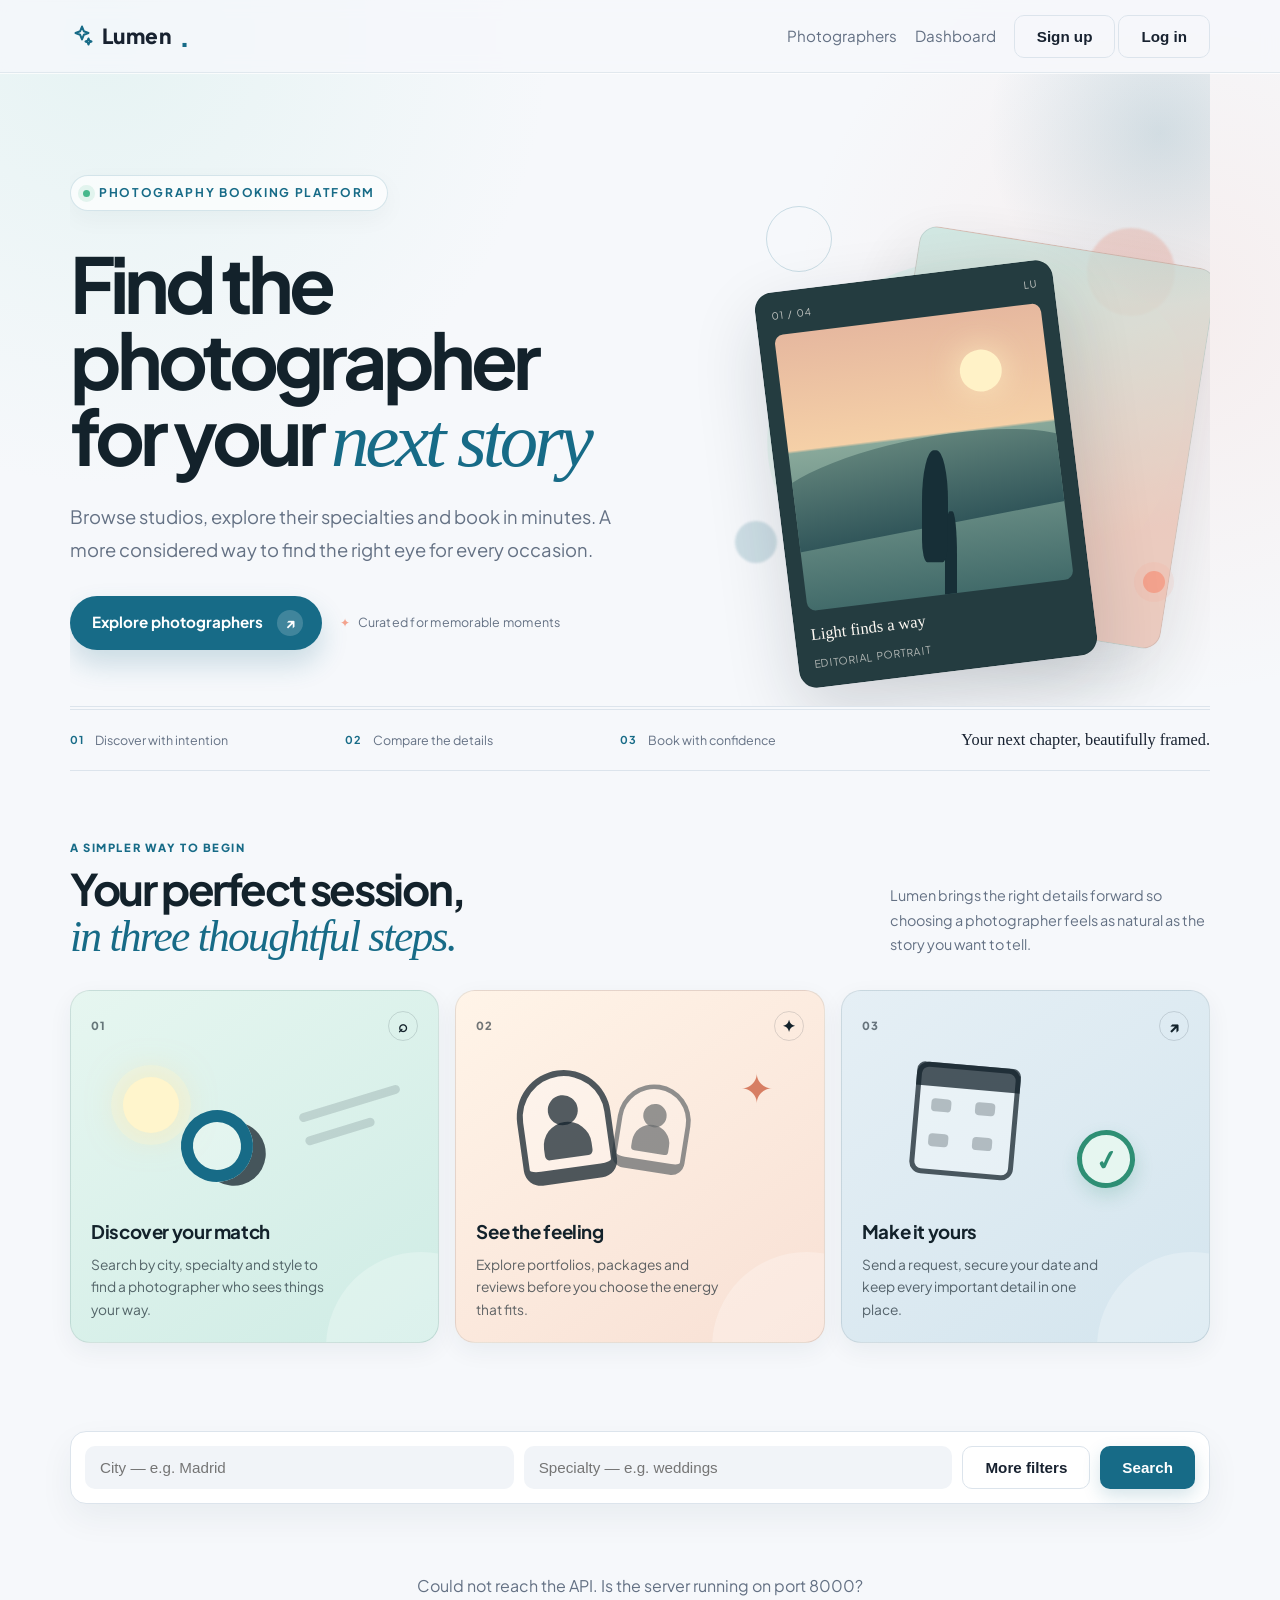
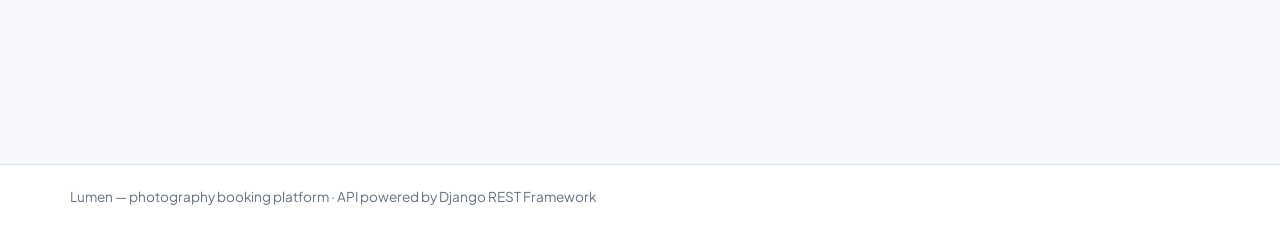
<file: frontend/index.html>
﻿<!DOCTYPE html>
<html lang="en">
<head>
  <meta charset="UTF-8" />
  <meta name="viewport" content="width=device-width, initial-scale=1.0" />
  <title>Lumen — Find your photographer</title>
  <link rel="preconnect" href="https://fonts.googleapis.com" />
  <link rel="preconnect" href="https://fonts.gstatic.com" crossorigin />
  <link
    href="https://fonts.googleapis.com/css2?family=Plus+Jakarta+Sans:wght@400;500;600;700;800&display=swap"
    rel="stylesheet"
  />
  <script>
    try {
      if (localStorage.getItem("lumen-theme") === "dark") {
        document.documentElement.dataset.theme = "dark";
        document.documentElement.style.colorScheme = "dark";
      }
    } catch (error) {}
  </script>
  <link rel="stylesheet" href="css/styles.css?v=90" />
</head>
<body>
  <header class="site-header">
    <div class="container header-inner">
      <a class="logo" href="index.html">
        <svg class="logo-mark" width="24" height="24" viewBox="0 0 24 24" fill="none" stroke="currentColor" stroke-width="2" stroke-linecap="round" stroke-linejoin="round" aria-hidden="true">
          <path d="M12 2.5l1.8 4.7L18.5 9l-4.7 1.8L12 15.5l-1.8-4.7L5.5 9l4.7-1.8L12 2.5z" />
          <path d="M18.5 14.5l.9 2.1 2.1.9-2.1.9-.9 2.1-.9-2.1-2.1-.9 2.1-.9.9-2.1z" />
        </svg>
        Lumen<span class="logo-dot">.</span>
      </a>
      <nav class="nav">
        <a href="#photographers" data-nav-photos>Photographers</a>
        <a href="index.html" data-nav-public hidden>Public site</a>
        <a href="dashboard.html" data-nav-dash>Dashboard</a>
        <span id="bell-area" class="bell-area" hidden>
          <button id="btn-bell" class="bell-btn" type="button" aria-label="Notifications" aria-expanded="false">
            <svg viewBox="0 0 24 24" width="18" height="18" fill="none" stroke="currentColor" stroke-width="2" stroke-linecap="round" stroke-linejoin="round" aria-hidden="true"><path d="M18 8A6 6 0 0 0 6 8c0 7-3 9-3 9h18s-3-2-3-9"/><path d="M13.73 21a2 2 0 0 1-3.46 0"/></svg>
            <span id="bell-badge" class="bell-badge" hidden>0</span>
          </button>
          <div id="bell-panel" class="bell-panel" hidden>
            <button id="bell-close" class="bell-close" type="button" aria-label="Close notifications">&times;</button>
            <div id="bell-list" class="bell-list"></div>
            <a class="bell-all" href="dashboard.html?tab=notifications" data-i18n="notifications.all">View all notifications</a>
          </div>
        </span>
                <span id="auth-area">
          <button id="btn-signup" class="btn btn-ghost">Sign up</button>
          <button id="btn-login" class="btn btn-ghost">Log in</button>
          <span id="auth-user" hidden>
                <span class="auth-greeting">
              <span data-i18n="auth.hi">Hi</span>, <strong id="auth-username"></strong><span id="auth-status"></span>
            </span>
            <button id="btn-logout" class="btn btn-ghost">Log out</button>
          </span>
        </span>
      </nav>
    </div>
  </header>

  <main class="container">
    <section class="hero reveal">
      <div class="hero-copy">
        <p class="hero-kicker"><span class="status-dot" aria-hidden="true"></span> <span data-i18n="hero.kicker">Photography booking platform</span></p>
        <h1><span data-i18n="hero.title">Find the photographer for your</span> <em data-i18n="hero.titleAccent">next story</em></h1>
        <p class="hero-sub" data-i18n="hero.subtitle">Browse studios, explore their specialties and book in minutes. A more considered way to find the right eye for every occasion.</p>
        <div class="hero-actions">
          <a class="btn hero-cta" href="#photographers"><span data-i18n="hero.cta">Explore photographers</span> <span aria-hidden="true">↗</span></a>
          <span class="hero-note"><span class="hero-note-mark">✦</span> <span data-i18n="hero.note">Curated for memorable moments</span></span>
        </div>
      </div>
      <div class="hero-art" aria-hidden="true">
        <div class="hero-art-glow hero-art-glow--one"></div>
        <div class="hero-art-glow hero-art-glow--two"></div>
        <div class="hero-frame hero-frame--back"></div>
        <div class="hero-frame hero-frame--front">
          <div class="hero-frame-top"><span>01 / 04</span><span>LU</span></div>
          <div class="hero-frame-scene"><span class="scene-sun"></span><span class="scene-horizon"></span><span class="scene-figure"></span></div>
          <div class="hero-frame-bottom"><strong>Light finds a way</strong><span>Editorial portrait</span></div>
        </div>
        <span class="hero-orbit hero-orbit--one"></span>
        <span class="hero-orbit hero-orbit--two"></span>
      </div>
    </section>

    <section class="trust-strip reveal" aria-label="Lumen benefits">
      <div class="trust-item"><strong>01</strong><span data-i18n="trust.discover">Discover with intention</span></div>
      <div class="trust-item"><strong>02</strong><span data-i18n="trust.compare">Compare the details</span></div>
      <div class="trust-item"><strong>03</strong><span data-i18n="trust.book">Book with confidence</span></div>
      <p class="trust-caption" data-i18n="trust.caption">Your next chapter, beautifully framed.</p>
    </section>

    <section class="how-it-works reveal" aria-labelledby="how-title">
      <div class="section-heading">
        <div>
          <p class="eyebrow" data-i18n="guide.eyebrow">A simpler way to begin</p>
          <h2 id="how-title"><span data-i18n="guide.title">Your perfect session,</span><br /><em data-i18n="guide.titleAccent">in three thoughtful steps.</em></h2>
        </div>
        <p class="section-heading-copy" data-i18n="guide.intro">Lumen brings the right details forward so choosing a photographer feels as natural as the story you want to tell.</p>
      </div>
      <div class="guide-grid">
        <article class="guide-card guide-card--mint">
          <div class="guide-top"><span class="guide-number">01</span><span class="guide-icon" aria-hidden="true">⌕</span></div>
          <div class="guide-illustration guide-illustration--search" aria-hidden="true"><span class="guide-sun"></span><span class="guide-line guide-line--one"></span><span class="guide-line guide-line--two"></span><span class="guide-lens"></span></div>
          <h3 data-i18n="guide.step1.title">Discover your match</h3>
          <p data-i18n="guide.step1.body">Search by city, specialty and style to find a photographer who sees things your way.</p>
        </article>
        <article class="guide-card guide-card--warm">
          <div class="guide-top"><span class="guide-number">02</span><span class="guide-icon" aria-hidden="true">✦</span></div>
          <div class="guide-illustration guide-illustration--compare" aria-hidden="true"><span class="guide-profile guide-profile--one"></span><span class="guide-profile guide-profile--two"></span><span class="guide-star">✦</span></div>
          <h3 data-i18n="guide.step2.title">See the feeling</h3>
          <p data-i18n="guide.step2.body">Explore portfolios, packages and reviews before you choose the energy that fits.</p>
        </article>
        <article class="guide-card guide-card--blue">
          <div class="guide-top"><span class="guide-number">03</span><span class="guide-icon" aria-hidden="true">↗</span></div>
          <div class="guide-illustration guide-illustration--book" aria-hidden="true"><span class="guide-calendar"><i></i><i></i><i></i><i></i></span><span class="guide-check">✓</span></div>
          <h3 data-i18n="guide.step3.title">Make it yours</h3>
          <p data-i18n="guide.step3.body">Send a request, secure your date and keep every important detail in one place.</p>
        </article>
      </div>
    </section>

    <section id="photographers" class="reveal">
      <form id="search-form" class="search-bar" role="search">
        <label class="sr-only" for="search-city">City</label>
        <input id="search-city" type="search" placeholder="City — e.g. Madrid" data-i18n-placeholder="search.city" />
        <label class="sr-only" for="search-specialty">Specialty</label>
        <input id="search-specialty" type="search" placeholder="Specialty — e.g. weddings" data-i18n-placeholder="search.specialty" />
        <button class="btn btn-ghost" id="search-more" type="button" data-i18n="search.more">More filters</button>
        <div id="search-extra" class="search-extra" hidden>
          <label class="sr-only" for="search-rating">Minimum rating</label>
          <select id="search-rating">
            <option value="" data-i18n="search.anyRating">Any rating</option>
            <option value="4.5">4.5+ ★</option>
            <option value="4">4.0+ ★</option>
          </select>
          <label class="sr-only" for="search-price">Max price</label>
          <select id="search-price">
            <option value="" data-i18n="search.anyPrice">Any price</option>
            <option value="50">Up to $50</option>
            <option value="100">Up to $100</option>
            <option value="300">Up to $300</option>
            <option value="500">Up to $500</option>
            <option value="1000">Up to $1,000</option>
          </select>
        </div>
        <button class="btn" type="submit" data-i18n="search.submit">Search</button>
        <button class="btn btn-ghost" id="search-clear" type="button" hidden data-i18n="search.clear">Clear</button>
      </form>
      <div id="status" class="status">Loading photographers…</div>
      <div id="grid" class="grid"></div>
      <div class="load-more-wrap">
        <button id="load-more" class="btn" hidden>Load more</button>
      </div>
    </section>
  </main>

  <footer class="site-footer">
    <div class="container">
      <span data-i18n="footer">Lumen — photography booking platform · API powered by Django REST Framework</span>
    </div>
  </footer>

  <div id="login-modal" class="modal" hidden>
    <div class="modal-panel">
      <button id="login-close" class="modal-close" type="button" aria-label="Close">&times;</button>

      <div class="modal-tabs" role="tablist">
        <button type="button" class="modal-tab is-active" data-auth-tab="login" data-i18n="auth.login">Log in</button>
        <button type="button" class="modal-tab" data-auth-tab="register" data-i18n="auth.signup">Sign up</button>
      </div>

      <div data-auth-panel="login">
        <h2 data-i18n="auth.welcome">Welcome back</h2>
        <p class="modal-sub" data-i18n="auth.subtitle">Sign in to manage your studio and bookings.</p>
        <form id="login-form">
          <label for="login-username">Username</label>
          <input id="login-username" name="username" autocomplete="username" required />
          <label for="login-password">Password</label>
          <input id="login-password" name="password" type="password" autocomplete="current-password" required />
          <p id="login-error" class="form-error" hidden></p>
          <button class="btn btn-block" type="submit" data-i18n="auth.login">Log in</button>
          <div class="auth-help-links">
            <button type="button" class="text-button" id="forgot-password">Forgot password?</button>
            <button type="button" class="text-button" id="forgot-username">Forgot username?</button>
          </div>
        </form>
      </div>

      <div data-auth-panel="register" hidden>
        <h2 data-i18n="auth.create">Create your account</h2>
        <p class="modal-sub" data-i18n="auth.createSubtitle">Customers book sessions, photographers sell them.</p>
        <form id="register-form">
          <label for="reg-username">Username</label>
          <input id="reg-username" name="username" autocomplete="username" required />
          <label for="reg-email">Email</label>
          <input id="reg-email" name="email" type="email" autocomplete="email" required />
          <label for="reg-role">I am a…</label>
          <select id="reg-role" name="role">
            <option value="customer">Customer — I want to book sessions</option>
            <option value="photographer">Photographer — I sell sessions</option>
          </select>
          <label for="reg-password">Password</label>
          <input id="reg-password" name="password" type="password" autocomplete="new-password" minlength="8" required />
          <p class="form-hint">At least 8 characters.</p>
          <p id="register-error" class="form-error" hidden></p>
          <button class="btn btn-block" type="submit" data-i18n="auth.createButton">Create account</button>
        </form>
      </div>

      <div data-auth-panel="recovery" hidden>
        <button type="button" class="back-auth" id="recovery-back">← Back to login</button>
        <h2 id="recovery-title">Recover your account</h2>
        <p class="modal-sub" id="recovery-subtitle">Enter the email associated with your Lumen account.</p>
        <form id="recovery-form">
          <label for="recovery-email">Email</label>
          <input id="recovery-email" type="email" autocomplete="email" required />
          <p id="recovery-error" class="form-error" hidden></p>
          <button class="btn btn-block" type="submit" id="recovery-submit">Send instructions</button>
        </form>
      </div>

      <div data-auth-panel="reset" hidden>
        <h2>Choose a new password</h2>
        <p class="modal-sub">Use a strong password you have not used elsewhere.</p>
        <form id="reset-form">
          <label for="reset-password">New password</label>
          <input id="reset-password" type="password" autocomplete="new-password" minlength="8" required />
          <p class="form-hint">At least 8 characters.</p>
          <p id="reset-error" class="form-error" hidden></p>
          <button class="btn btn-block" type="submit">Update password</button>
        </form>
      </div>
    </div>
  </div>

  <script src="js/common.js?v=90"></script>
  <script src="js/app.js?v=90"></script>
</body>
</html>
</file>
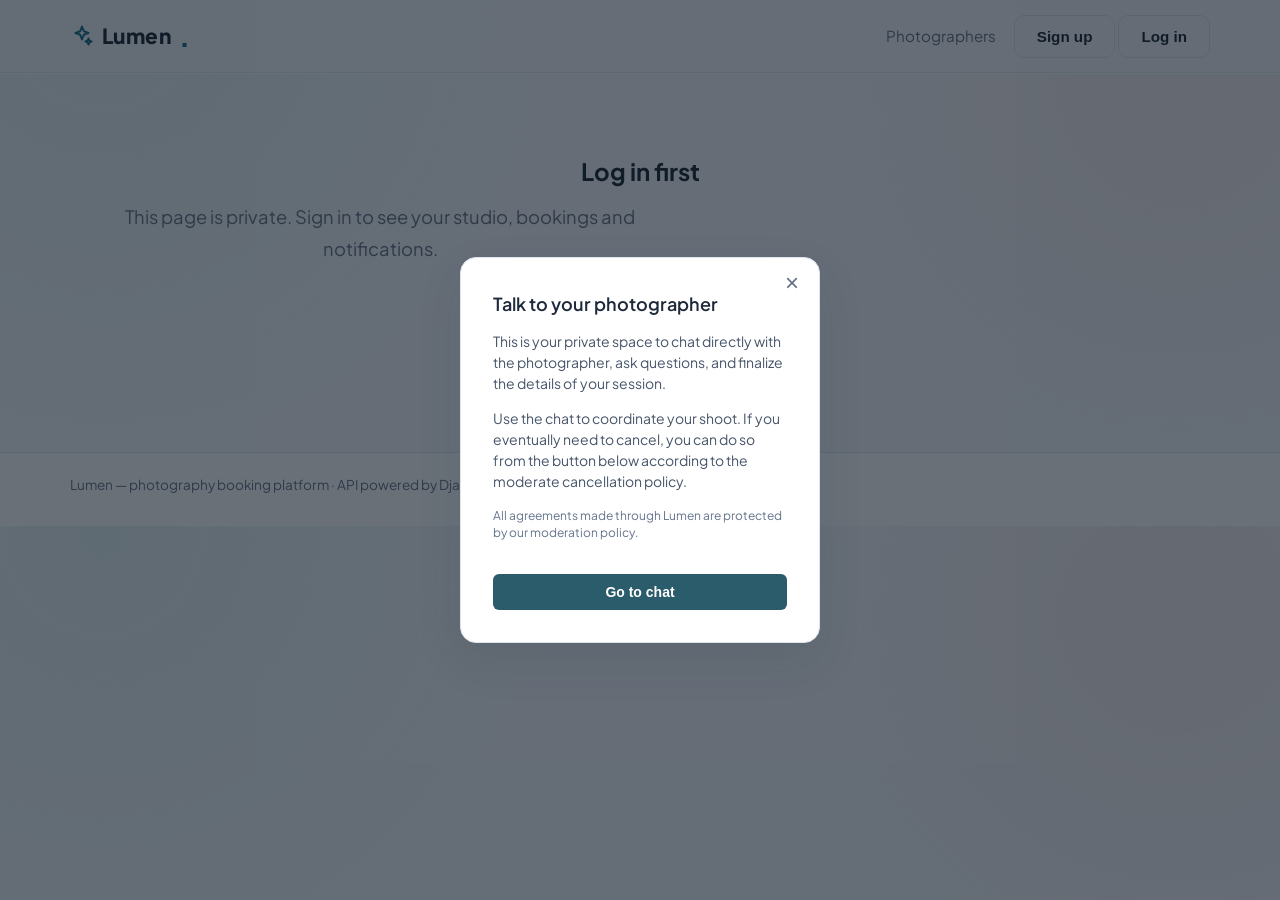
<file: frontend/dashboard.html>
﻿<!DOCTYPE html>
<html lang="en">
<head>
  <meta charset="UTF-8" />
  <meta name="viewport" content="width=device-width, initial-scale=1.0" />
  <title>Lumen — Dashboard</title>
  <link rel="preconnect" href="https://fonts.googleapis.com" />
  <link rel="preconnect" href="https://fonts.gstatic.com" crossorigin />
  <link
    href="https://fonts.googleapis.com/css2?family=Plus+Jakarta+Sans:wght@400;500;600;700;800&display=swap"
    rel="stylesheet"
  />
  <script>
    try {
      if (localStorage.getItem("lumen-theme") === "dark") {
        document.documentElement.dataset.theme = "dark";
        document.documentElement.style.colorScheme = "dark";
      }
    } catch (error) {}
  </script>
  <link rel="stylesheet" href="css/styles.css?v=90" />
</head>
<body>
  <header class="site-header">
    <div class="container header-inner">
      <a class="logo" href="index.html">
        <svg class="logo-mark" width="24" height="24" viewBox="0 0 24 24" fill="none" stroke="currentColor" stroke-width="2" stroke-linecap="round" stroke-linejoin="round" aria-hidden="true">
          <path d="M12 2.5l1.8 4.7L18.5 9l-4.7 1.8L12 15.5l-1.8-4.7L5.5 9l4.7-1.8L12 2.5z" />
          <path d="M18.5 14.5l.9 2.1 2.1.9-2.1.9-.9 2.1-.9-2.1-2.1-.9 2.1-.9.9-2.1z" />
        </svg>
        Lumen<span class="logo-dot">.</span>
      </a>
      <nav class="nav">
        <a href="index.html#photographers" data-nav-photos>Photographers</a>
        <a href="index.html" data-nav-public hidden>Public site</a>
        <a href="dashboard.html" aria-current="page" data-nav-dash>Dashboard</a>
        <span id="bell-area" class="bell-area" hidden>
          <button id="btn-bell" class="bell-btn" type="button" aria-label="Notifications" aria-expanded="false">
            <svg viewBox="0 0 24 24" width="18" height="18" fill="none" stroke="currentColor" stroke-width="2" stroke-linecap="round" stroke-linejoin="round" aria-hidden="true"><path d="M18 8A6 6 0 0 0 6 8c0 7-3 9-3 9h18s-3-2-3-9"/><path d="M13.73 21a2 2 0 0 1-3.46 0"/></svg>
            <span id="bell-badge" class="bell-badge" hidden>0</span>
          </button>
          <div id="bell-panel" class="bell-panel" hidden>
            <button id="bell-close" class="bell-close" type="button" aria-label="Close notifications">&times;</button>
            <div id="bell-list" class="bell-list"></div>
            <a class="bell-all" href="dashboard.html?tab=notifications">View all notifications</a>
          </div>
        </span>
                <span id="auth-area">
          <button id="btn-signup" class="btn btn-ghost" hidden>Sign up</button>
          <button id="btn-login" class="btn btn-ghost">Log in</button>
          <span id="auth-user" hidden>
            <span class="auth-greeting">
              Hi, <strong id="auth-username"></strong>
            </span>
            <button id="btn-logout" class="btn btn-ghost">Log out</button>
          </span>
        </span>
      </nav>
    </div>
  </header>

  <main class="container">
    <section id="gate" class="gate" hidden>
      <h1>Log in first</h1>
      <p class="hero-sub">This page is private. Sign in to see your studio, bookings and notifications.</p>
      <button id="btn-go-login" class="btn">Go to log in</button>
    </section>

    <section id="dash" hidden>
      <div class="dash-title">
        <p class="hero-kicker">Private area</p>
        <h1>Your dashboard</h1>
      </div>

      <p id="dash-status" class="status">Loading your dashboard…</p>

      <div id="dash-content" hidden>
        <div id="stripe-alert" class="stripe-alert" hidden>
          <span class="stripe-alert-icon" aria-hidden="true">⚠</span>
          <div class="stripe-alert-body">
            <strong>Attention!</strong>
            <p>You have a booking waiting for payment, but you cannot receive the money until you connect Stripe.</p>
          </div>
          <button class="btn" id="stripe-alert-action" type="button">Click here</button>
        </div>
        <div class="tabs" id="dash-tabs" role="tablist">
          <button class="tab is-active" type="button" data-tab="overview">Overview</button>
          <button class="tab" type="button" data-tab="jobs">Jobs</button>
          <button class="tab" type="button" data-tab="notifications">Notifications <span class="tag" id="notif-count">0</span></button>
          <button class="tab" type="button" data-tab="packages" data-roles="photographer" hidden>Packages</button>
          <button class="tab" type="button" data-tab="catalog" data-roles="photographer" hidden>Portfolio</button>
          <button class="tab" type="button" data-tab="favorites" data-roles="customer" hidden>Favorites</button>
          <button class="tab" type="button" data-tab="reviews" hidden>Reviews</button>
          <button class="tab" type="button" data-tab="payments">Payments</button>
          <button class="tab" type="button" data-tab="profile">Settings</button>
        </div>

        <div id="jobs-bar" class="jobs-bar" hidden>
          <button class="tab sub-tab" type="button" data-view="requests">Requests</button>
          <button class="tab sub-tab" type="button" data-view="shoots" data-roles="photographer" hidden>Shoots</button>
          <button class="tab sub-tab" type="button" data-view="galleries">Galleries</button>
        </div>

        <section class="panel tab-panel" data-panel="overview">
          <div id="getting-started" class="getting-started" hidden></div>
          <div id="overview-cards" class="ov-grid"></div>
        </section>

        <section class="panel tab-panel" data-panel="profile" hidden>
          <div class="panel-head">
            <h2>Settings</h2>
            <a class="btn btn-ghost btn-sm" id="btn-view-public" href="#" hidden>View my public profile</a>
          </div>

          <div id="settings-bar" class="jobs-bar">
            <button class="tab sub-tab is-active" type="button" data-subtab="public">Public profile</button>
            <button class="tab sub-tab" type="button" data-subtab="account">Account details</button>
            <button class="tab sub-tab" type="button" data-subtab="billing">Billing</button>
            <button class="tab sub-tab" type="button" data-subtab="studio">Studio profile</button>
            <button class="tab sub-tab" type="button" data-subtab="clients">Clients</button>
          </div>

          <div id="pp-section" class="settings-section" hidden>
            <h3>Profile Picture</h3>
            <div class="pp-row">
              <div id="pp-preview" class="pp-preview"></div>
              <div>
                <button class="btn btn-sm" id="btn-upload-pp" type="button">Upload new photo</button>
                <p class="meta">JPG or PNG, up to 2 MB.</p>
              </div>
            </div>
            <input type="file" id="pp-file" accept="image/png,image/jpeg" hidden>
          </div>

          <div id="profile-studio" class="settings-section" hidden>
            <h3>Public Profile</h3>
            <form id="public-profile-form" class="form-grid">
              <label for="ppf-studio">Studio</label>
              <input id="ppf-studio" name="studio_name" maxlength="120" />
              <label for="ppf-city">City</label>
              <input id="ppf-city" name="city" maxlength="100" />
              <label class="check-row" for="ppf-published">
                <input id="ppf-published" name="is_published" type="checkbox" />
                Published — visible in the marketplace
              </label>
              <p id="ppf-error" class="form-error" hidden></p>
              <div class="form-actions">
                <button class="btn btn-sm" id="ppf-save" type="submit" hidden>Save changes</button>
              </div>
            </form>
            <div class="chips" id="me-chips" style="margin-top:12px"></div>
          </div>

          <div id="account-section" class="settings-section">
            <h3>Account Details</h3>
            <form id="account-form" class="form-grid">
              <label for="acc-email">Email</label>
              <input id="acc-email" type="email" maxlength="254" autocomplete="email" />
              <label for="acc-username">Username</label>
              <input id="acc-username" maxlength="30" autocomplete="username" />
              <label>Password</label>
              <div>
                <button class="btn btn-ghost btn-sm" id="btn-change-password" type="button">Change password</button>
              </div>
              <label>Role</label>
              <div>
                <span class="tag" id="me-role"></span>
                <span class="meta">read only</span>
              </div>
              <p id="acc-error" class="form-error" hidden></p>
              <div class="form-actions">
                <button class="btn btn-sm" id="acc-save" type="submit" hidden>Save changes</button>
              </div>
            </form>
          </div>

          <div id="billing-section" class="settings-section" hidden>
            <h3>Billing</h3>
            <div class="kv"><span>Plan</span><span class="tag" id="me-plan"></span></div>
            <div class="kv"><span>Stripe</span><strong id="me-stripe"></strong></div>
            <button class="btn btn-sm" id="btn-connect-stripe" type="button" hidden>Connect Stripe</button>
            <div id="pro-upgrade">
              <p class="meta">Free allows 3 galleries and 100 photos. Pro is unlimited.</p>
              <button class="btn btn-sm" id="btn-upgrade" type="button">Upgrade to Pro</button>
            </div>
          </div>

          <div id="studio-settings" class="settings-section" hidden>
            <h3>Studio profile</h3>
            <a class="btn btn-ghost btn-sm" id="studio-view-link" href="#" hidden style="margin:-4px 0 12px">View public page</a>

            <div class="cover-row">
              <div id="cover-preview" class="cover-preview"><span class="meta">No cover photo</span></div>
              <div>
                <button class="btn btn-sm" id="btn-upload-cover" type="button">Upload cover photo</button>
                <button class="btn btn-ghost btn-sm" id="btn-remove-cover" type="button" hidden>Remove</button>
                <p class="meta">Banner behind your profile photo. JPG or PNG, up to 4 MB.</p>
              </div>
            </div>
            <input type="file" id="cover-file" accept="image/png,image/jpeg" hidden>

            <form id="studio-form" class="form-grid">
              <label for="st-studio">Studio name</label>
              <input id="st-studio" name="studio_name" maxlength="120" />
              <label for="st-city">City</label>
              <input id="st-city" name="city" maxlength="100" />
              <label for="st-specialties">Specialties</label>
              <input id="st-specialties" name="specialties" maxlength="200" placeholder="weddings, portraits" />
              <label for="st-phone">Phone</label>
              <input id="st-phone" name="phone" maxlength="30" />
              <label for="st-bio">Bio (About Me)</label>
              <textarea id="st-bio" name="bio" rows="4" placeholder="Your story, style and experience…"></textarea>
              <label for="st-experience">Years of experience</label>
              <input id="st-experience" name="years_experience" type="number" min="0" max="80" placeholder="8" />
              <label for="st-languages">Languages</label>
              <input id="st-languages" name="languages" maxlength="200" placeholder="English, Spanish" />
              <label for="st-equipment">Equipment (optional)</label>
              <textarea id="st-equipment" name="equipment" rows="2" placeholder="Sony A7IV, 85mm f/1.4, lighting kit…"></textarea>
              <label class="check-row" for="st-published">
                <input id="st-published" name="is_published" type="checkbox" />
                Published — visible in the marketplace
              </label>
              <p id="studio-error" class="form-error" hidden></p>
              <div class="form-actions">
                <button class="btn" id="st-save" type="submit" hidden>Save profile</button>
              </div>
            </form>
          </div>

          <div id="clients-settings" class="settings-section" hidden>
            <div class="panel-head">
              <h3>Clients</h3>
              <button class="btn btn-sm" id="btn-add-client" type="button">+ Add Client</button>
            </div>
            <div id="clients-list"><p class="meta">No clients yet — they appear when you accept a booking.</p></div>
          </div>
        </section>

        <section class="panel tab-panel" data-panel="notifications" hidden>
          <div class="panel-head">
            <h2>Notifications</h2>
            <button class="btn btn-ghost btn-sm" id="notif-read-all" type="button">Mark all as read</button>
          </div>
          <div id="notif-list"><p class="meta">No notifications yet.</p></div>
        </section>

        <section class="panel tab-panel" data-panel="requests" hidden>
          <div class="panel-head"><h2 id="requests-title">Booking requests</h2></div>
          <div class="request-filters" id="request-filters">
            <button class="filter-chip is-active" type="button" data-filter="all">
              All <span class="filter-count">0</span>
            </button>
            <button class="filter-chip" type="button" data-filter="pending">
              Pending <span class="filter-count">0</span>
            </button>
            <button class="filter-chip" type="button" data-filter="accepted">
              Accepted <span class="filter-count">0</span>
            </button>
            <button class="filter-chip" type="button" data-filter="cancelled">
              Cancelled <span class="filter-count">0</span>
            </button>
          </div>
          <div id="requests-list"><p class="meta">No booking requests yet.</p></div>

          <!-- Gmail-style slide-in drawer: the list stays visible on the left -->
          <div id="request-drawer-backdrop" class="drawer-backdrop"></div>
          <aside
            id="request-drawer"
            class="request-drawer"
            aria-hidden="true"
            aria-label="Booking Details"
          >
            <div class="drawer-head">
              <div class="drawer-head-title">
                <h3>Booking Details</h3>
                <button
                  class="chat-help-btn"
                  id="btn-help-chat"
                  type="button"
                  aria-label="Chat help"
                  title="Chat help"
                >
                  ?
                </button>
              </div>
              <button
                class="drawer-close"
                id="drawer-close"
                type="button"
                aria-label="Close"
              >
                &times;
              </button>
            </div>
            <div class="drawer-body" id="drawer-body">
              <p class="meta">Loading…</p>
            </div>
            <div class="drawer-actions" id="drawer-actions"></div>
          </aside>
        </section>

        <section class="panel tab-panel" data-panel="shoots" data-roles="photographer" hidden>
          <h2>Shoots</h2>
          <div id="shoots-list"><p class="meta">No shoots yet.</p></div>
        </section>

        <section class="panel tab-panel" data-panel="catalog" data-roles="photographer" hidden>
          <div class="panel-head">
            <h2>Portfolio</h2>
            <span class="panel-actions">
              <button class="btn btn-sm" id="btn-new-collection" type="button">+ New collection</button>
              <button class="btn btn-ghost btn-sm" id="btn-add-photo" type="button">Add photo</button>
            </span>
          </div>
          <p class="meta">Portfolio photos shown on your public profile, grouped by collection.</p>
          <div class="request-filters" id="collection-chips" hidden></div>
          <div class="photo-strip" id="portfolio-list"><p class="meta">No photos yet.</p></div>
        </section>

        <section class="panel tab-panel" data-panel="packages" data-roles="photographer" hidden>
          <div class="panel-head">
            <h2>Packages</h2>
            <button class="btn btn-sm" id="btn-add-package" type="button">+ Create new package</button>
          </div>
          <p class="meta">Packages shown on your public profile.</p>
          <div id="pkg-list" class="packages-grid"><p class="meta">No packages yet.</p></div>
        </section>

        <section class="panel tab-panel" data-panel="galleries" hidden>
          <div class="panel-head">
            <h2>Galleries</h2>
            <button id="btn-new-gallery" class="btn btn-sm" type="button" hidden>Create gallery</button>
          </div>
          <div id="galleries-list"><p class="meta">No galleries yet.</p></div>
        </section>

        <section class="panel tab-panel" data-panel="favorites" data-roles="customer" hidden>
          <h2>Favorites</h2>
          <div id="favorites-list"><p class="meta">No favorites yet — tap the star on your gallery photos.</p></div>
        </section>

        <section class="panel tab-panel" data-panel="reviews" hidden>
          <h2 id="my-reviews-title">My reviews</h2>
          <div id="my-reviews-list"><p class="meta">Reviews will appear here.</p></div>
        </section>

        <section class="panel tab-panel" data-panel="payments" hidden>
          <div class="panel-head"><h2>Payments</h2></div>
          <div id="payments-actions" hidden></div>
          <div id="payments-summary" class="payments-summary"></div>
          <div id="payments-list"><p class="meta">No payments yet.</p></div>
        </section>
      </div>
    </section>
  </main>

  <footer class="site-footer">
    <div class="container">
      Lumen — photography booking platform · API powered by Django REST Framework
    </div>
  </footer>

  <div id="pkg-modal" class="modal" hidden>
    <div class="modal-panel">
      <button class="modal-close" id="pkg-close" type="button" aria-label="Close">&times;</button>
      <h2 id="pkg-title">Create new package</h2>
      <form id="pkg-form">
        <label for="pkg-name">Package name</label>
        <input id="pkg-name" name="title" maxlength="150" required />
        <label for="pkg-desc">Short description</label>
        <textarea id="pkg-desc" name="description" rows="3"></textarea>
        <label for="pkg-price">Starting price (USD)</label>
        <input id="pkg-price" name="price" type="number" min="0" step="0.01" required />
        <label for="pkg-price-max">Maximum price (optional)</label>
        <input id="pkg-price-max" name="price_max" type="number" min="0" step="0.01" placeholder="Leave empty for a fixed price" />
        <label for="pkg-policy">Cancellation policy</label>
        <select id="pkg-policy" name="cancellation_policy">
          <option value="flexible">Flexible — full refund if cancelled 48h before the shoot</option>
          <option value="moderate" selected>Moderate — 50% refund if cancelled 7 days before; deposit retained after that</option>
          <option value="strict">Strict — deposit is non-refundable upon booking</option>
          <option value="custom">Custom — set your own refund terms</option>
        </select>
        <div id="pkg-custom-policy" hidden>
          <label for="pkg-policy-percent">Refund percentage (%)</label>
          <input id="pkg-policy-percent" type="number" min="0" max="100" step="1" value="100" />
          <label for="pkg-policy-hours">Window (hours before the shoot)</label>
          <input id="pkg-policy-hours" type="number" min="1" step="1" value="48" />
          <p class="meta">Clients cancelling at least this many hours before the shoot get that percentage of the deposit back.</p>
        </div>
        <p class="policy-hint"><strong>Important:</strong> every client sees this policy before booking and must accept it to send a request.</p>
        <p id="pkg-error" class="form-error" hidden></p>
        <button class="btn btn-block" type="submit">Save package</button>
      </form>
    </div>
  </div>

  <div id="photo-modal" class="modal" hidden>
    <div class="modal-panel">
      <button class="modal-close" id="photo-close" type="button" aria-label="Close">&times;</button>
      <h2>Add portfolio photo</h2>
      <form id="photo-form">
        <label>Photo from your computer</label>
        <div class="file-row">
          <button class="btn btn-ghost btn-sm" id="btn-pick-photo" type="button">Choose file…</button>
          <span class="meta" id="photo-file-name">No file chosen</span>
        </div>
        <input id="photo-file" type="file" accept="image/png,image/jpeg,image/webp" hidden />
        <label for="photo-url">…or image URL</label>
        <input id="photo-url" name="image" type="url" placeholder="https://…" />
        <label for="photo-caption">Title / short description (optional)</label>
        <input id="photo-caption" name="caption" maxlength="200" placeholder="Sunset vows at the cliff…" />
        <label for="photo-collection">Collection</label>
        <select id="photo-collection" name="collection"></select>
        <p id="photo-error" class="form-error" hidden></p>
        <button class="btn btn-block" type="submit">Add photo</button>
      </form>
    </div>
  </div>

  <div id="client-modal" class="modal" hidden>
    <div class="modal-panel">
      <button class="modal-close" id="client-close" type="button" aria-label="Close">&times;</button>
      <h2>Add client</h2>
      <p class="modal-sub">They will show up next to clients who booked online.</p>
      <form id="client-form">
        <label for="client-name">Name</label>
        <input id="client-name" maxlength="120" required />
        <label for="client-email">Email (optional)</label>
        <input id="client-email" type="email" maxlength="254" />
        <label for="client-phone">Phone (optional)</label>
        <input id="client-phone" maxlength="30" />
        <p id="client-error" class="form-error" hidden></p>
        <button class="btn btn-block" type="submit">Save client</button>
      </form>
    </div>
  </div>

  <div id="collection-modal" class="modal" hidden>
    <div class="modal-panel">
      <button class="modal-close" id="collection-close" type="button" aria-label="Close">&times;</button>
      <h2>New collection</h2>
      <p class="modal-sub">Group your portfolio, e.g. Weddings, Portraits.</p>
      <form id="collection-form">
        <label for="collection-name">Collection name</label>
        <input id="collection-name" maxlength="100" placeholder="Weddings" required />
        <p id="collection-error" class="form-error" hidden></p>
        <button class="btn btn-block" type="submit">Create collection</button>
      </form>
    </div>
  </div>

  <div id="gallery-modal" class="modal modal-wide" hidden>
    <div class="modal-panel modal-panel-wide">
      <button class="modal-close" id="gallery-close" type="button" aria-label="Close">&times;</button>
      <h2 id="gallery-title">Gallery</h2>
      <p class="modal-sub" id="gallery-sub"></p>
      <p class="meta" id="gallery-client-hint" hidden>Tap ★ to save a photo, Download high res for full quality, or Download preview to share.</p>

      <div id="gallery-pay-banner" class="pay-banner" hidden>
        <p id="gallery-pay-text"></p>
        <button class="btn btn-sm" id="gallery-pay-action" type="button">Pay now</button>
      </div>

      <div id="gallery-share" class="share-row" hidden>
        <input id="share-url" readonly placeholder="Share link appears here" />
        <button class="btn btn-sm" id="btn-share" type="button">Create share link</button>
        <button class="btn btn-ghost btn-sm" id="btn-copy-share" type="button" hidden>Copy</button>
      </div>

      <div id="gallery-photos" class="portfolio-grid"></div>
      <p class="meta" id="gallery-empty" hidden>No photos in this gallery yet.</p>

<form id="upload-form" class="upload-row" hidden>
  <input id="upload-file" type="file" accept="image/*" class="file-input" />
  <label class="btn btn-sm" for="upload-file">Choose photo</label>
  <span id="upload-file-name" class="meta">No photo selected</span>
  <input id="upload-caption" maxlength="200" placeholder="Caption (optional)" />
  <button class="btn btn-sm" type="submit">Upload photo</button>
  <p id="upload-error" class="form-error" hidden></p>
</form>
    </div>
  </div>

  <div id="gallery-new-modal" class="modal" hidden>
    <div class="modal-panel">
      <button class="modal-close" id="gallery-new-close" type="button" aria-label="Close">&times;</button>
      <h2>Create gallery</h2>
      <form id="gallery-new-form">
        <label for="gallery-new-shoot">Shoot</label>
        <select id="gallery-new-shoot" required></select>
        <p id="gallery-new-error" class="form-error" hidden></p>
        <button class="btn btn-block" type="submit">Create gallery</button>
      </form>
    </div>
  </div>

  <div id="reply-modal" class="modal" hidden>
    <div class="modal-panel">
      <button class="modal-close" id="reply-close" type="button" aria-label="Close">&times;</button>
      <h2 id="reply-modal-title">Reply to review</h2>
      <p class="meta">Your reply is public and appears under the review. You can reply only once.</p>
      <form id="reply-form">
        <label for="reply-text">Reply</label>
        <textarea id="reply-text" rows="3" maxlength="500" placeholder="Thank you for your words…"></textarea>
        <p id="reply-error" class="form-error" hidden></p>
        <button class="btn btn-block" type="submit">Post reply</button>
      </form>
    </div>
  </div>

  <div id="pp-crop-modal" class="modal" hidden>
    <div class="modal-panel modal-panel-crop">
      <button class="modal-close" id="pp-crop-close" type="button" aria-label="Close">&times;</button>
      <h2>Crop your photo</h2>
      <p class="modal-sub">Drag to move, zoom and rotate until the circle looks right. Square output.</p>
      <div class="crop-stage" id="crop-stage">
        <img id="crop-img" alt="Crop preview" draggable="false">
        <div class="crop-frame" aria-hidden="true"></div>
      </div>
      <div class="crop-controls">
        <button class="btn btn-ghost btn-sm" id="crop-zoom-out" type="button" aria-label="Zoom out">−</button>
        <input type="range" id="crop-zoom" min="1" max="4" step="0.01" value="1" aria-label="Zoom">
        <button class="btn btn-ghost btn-sm" id="crop-zoom-in" type="button" aria-label="Zoom in">+</button>
      </div>
      <div class="crop-controls">
        <button class="btn btn-ghost btn-sm" id="crop-rotate" type="button">Rotate 90°</button>
        <button class="btn btn-ghost btn-sm" id="crop-reset" type="button">Reset</button>
      </div>
      <div class="crop-actions">
        <button class="btn btn-ghost" id="crop-cancel" type="button">Cancel</button>
        <button class="btn" id="crop-upload" type="button">Upload</button>
      </div>
    </div>
  </div>

  <div id="pp-viewer-modal" class="modal" hidden>
    <div class="modal-panel modal-panel-viewer">
      <button class="modal-close" id="pp-viewer-close" type="button" aria-label="Close">&times;</button>
      <h2>Profile picture</h2>
      <img id="pp-viewer-img" class="pp-viewer-img" alt="Profile picture">
      <div class="crop-actions">
        <button class="btn btn-ghost" id="pp-viewer-replace" type="button">Replace</button>
        <button class="btn" id="pp-viewer-remove" type="button">Remove photo</button>
      </div>
    </div>
  </div>

  <div id="acc-modal" class="modal" hidden>
    <div class="modal-panel">
      <button class="modal-close" id="acc-close" type="button" aria-label="Close">&times;</button>
      <h2 id="acc-title">Change password</h2>
      <form id="acc-form">
        <label for="acc-current">Current password</label>
        <input id="acc-current" type="password" autocomplete="current-password" />
        <label for="acc-value">New password</label>
        <input id="acc-value" type="password" autocomplete="new-password" />
        <p id="acc-pw-error" class="form-error" hidden></p>
        <button class="btn btn-block" type="submit">Save</button>
      </form>
    </div>
  </div>

  <div class="lightbox" id="lightbox" hidden>
    <button class="lb-btn lb-close" id="lb-close" aria-label="Close">✕</button>
    <button class="lb-btn lb-prev" id="lb-prev" aria-label="Previous photo">‹</button>
    <figure class="lb-stage">
      <img id="lb-img" alt="" />
      <figcaption class="lb-caption" id="lb-caption"></figcaption>
    </figure>
    <button class="lb-btn lb-next" id="lb-next" aria-label="Next photo">›</button>
    <span class="lb-counter" id="lb-counter"></span>
    <span class="lb-tools">
      <button class="btn btn-sm" id="lb-download" type="button" hidden>Download high res</button>
      <button class="btn btn-ghost btn-sm" id="lb-download-web" type="button" hidden>Download preview</button>
      <button class="btn btn-ghost btn-sm" id="lb-favorite" type="button" hidden></button>
    </span>
  </div>

  <div class="lightbox" id="pf-preview" hidden>
    <button class="lb-btn lb-close" id="pf-close" aria-label="Close">✕</button>
    <button class="lb-btn lb-prev" id="pf-prev" aria-label="Previous photo">‹</button>
    <figure class="lb-stage">
      <img id="pf-img" alt="" />
      <figcaption class="lb-caption" id="pf-caption"></figcaption>
    </figure>
    <button class="lb-btn lb-next" id="pf-next" aria-label="Next photo">›</button>
    <span class="lb-counter" id="pf-counter"></span>
  </div>

  <div id="info-modal-chat" class="modal" hidden>
    <div class="modal-panel chat-info-panel">
      <button class="modal-close" id="info-chat-close" type="button" aria-label="Close">&times;</button>
      <div class="modal-content-inner">
        <!-- Photographer version -->
        <div id="info-text-photographer">
          <h2 class="modal-title">Negotiate and close your booking</h2>
          <p class="modal-text">This is your private space to talk with the client, agree on session details, and tailor the deal to your needs.</p>
          <p class="modal-text">From here you can:</p>
          <ul class="modal-list">
            <li><strong>Send custom offers:</strong> Propose a different price or package.</li>
            <li><strong>Record cash payments:</strong> If you agree to be paid outside the platform.</li>
            <li><strong>Reject the request:</strong> If the conditions don't work for you.</li>
          </ul>
          <p class="modal-text disclaimer">All agreements and deposits made through Lumen are protected by our moderation policy.</p>
        </div>

        <!-- Client version -->
        <div id="info-text-client" style="display: none;">
          <h2 class="modal-title">Talk to your photographer</h2>
          <p class="modal-text">This is your private space to chat directly with the photographer, ask questions, and finalize the details of your session.</p>
          <p class="modal-text">Use the chat to coordinate your shoot. If you eventually need to cancel, you can do so from the button below according to the moderate cancellation policy.</p>
          <p class="modal-text disclaimer">All agreements made through Lumen are protected by our moderation policy.</p>
        </div>
      </div>

      <button id="btn-go-chat" class="btn-primary" style="margin-top: 20px; width: 100%;" type="button">Go to chat</button>
    </div>
  </div>

  <script src="js/common.js?v=90"></script>
  <script src="js/dashboard.js?v=90"></script>
</body>
</html>
</file>
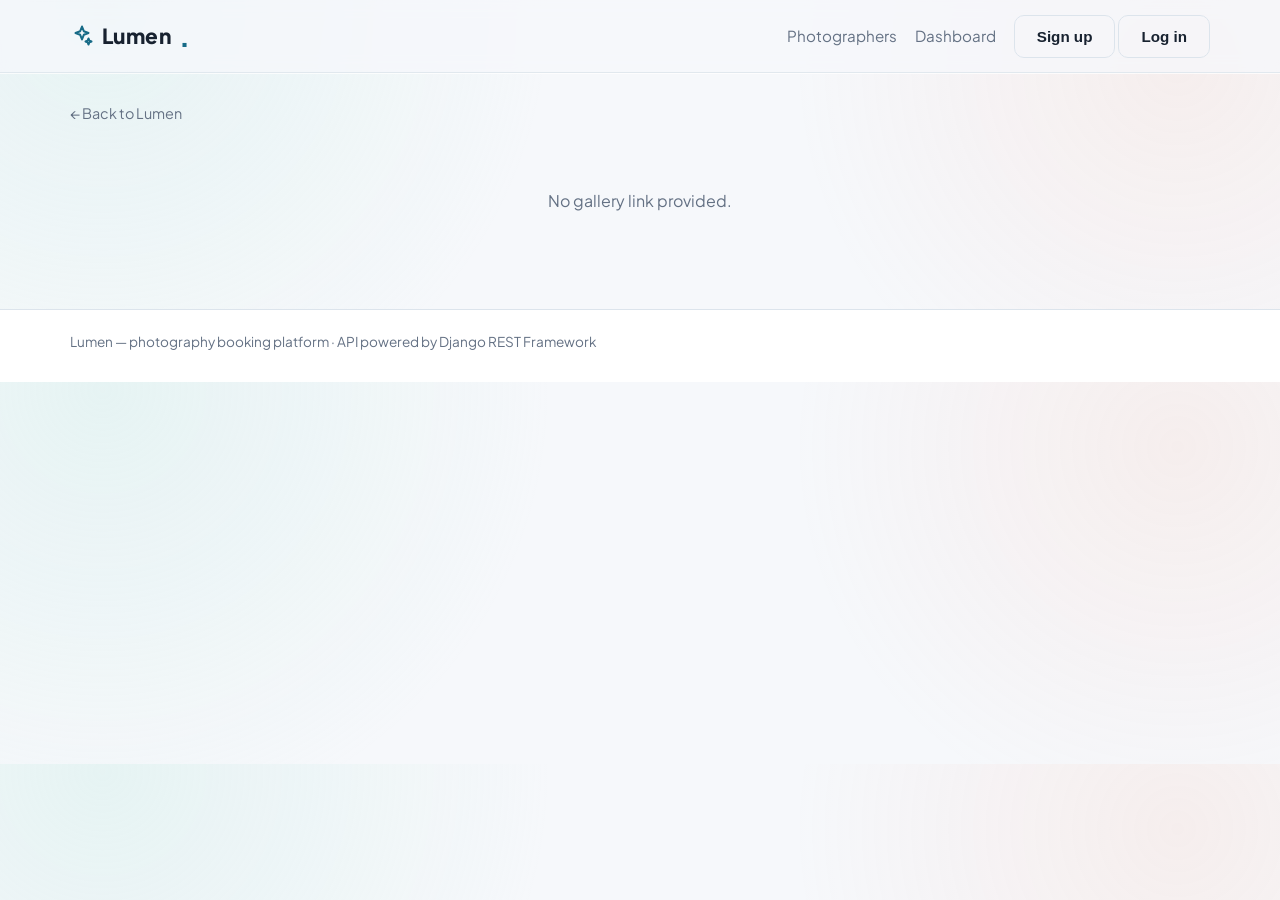
<file: frontend/gallery.html>
﻿<!DOCTYPE html>
<html lang="en">
<head>
  <meta charset="UTF-8" />
  <meta name="viewport" content="width=device-width, initial-scale=1.0" />
  <title>Lumen — Shared gallery</title>
  <link rel="preconnect" href="https://fonts.googleapis.com" />
  <link rel="preconnect" href="https://fonts.gstatic.com" crossorigin />
  <link
    href="https://fonts.googleapis.com/css2?family=Plus+Jakarta+Sans:wght@400;500;600;700;800&display=swap"
    rel="stylesheet"
  />
  <script>
    try {
      if (localStorage.getItem("lumen-theme") === "dark") {
        document.documentElement.dataset.theme = "dark";
        document.documentElement.style.colorScheme = "dark";
      }
    } catch (error) {}
  </script>
  <link rel="stylesheet" href="css/styles.css?v=90" />
</head>
<body>
  <header class="site-header">
    <div class="container header-inner">
      <a class="logo" href="index.html">
        <svg class="logo-mark" width="24" height="24" viewBox="0 0 24 24" fill="none" stroke="currentColor" stroke-width="2" stroke-linecap="round" stroke-linejoin="round" aria-hidden="true">
          <path d="M12 2.5l1.8 4.7L18.5 9l-4.7 1.8L12 15.5l-1.8-4.7L5.5 9l4.7-1.8L12 2.5z" />
          <path d="M18.5 14.5l.9 2.1 2.1.9-2.1.9-.9 2.1-.9-2.1-2.1-.9 2.1-.9.9-2.1z" />
        </svg>
        Lumen<span class="logo-dot">.</span>
      </a>
      <nav class="nav">
        <a href="index.html#photographers" data-nav-photos>Photographers</a>
        <a href="index.html" data-nav-public hidden>Public site</a>
        <a href="dashboard.html" data-nav-dash>Dashboard</a>
        <span id="bell-area" class="bell-area" hidden>
          <button id="btn-bell" class="bell-btn" type="button" aria-label="Notifications" aria-expanded="false">
            <svg viewBox="0 0 24 24" width="18" height="18" fill="none" stroke="currentColor" stroke-width="2" stroke-linecap="round" stroke-linejoin="round" aria-hidden="true"><path d="M18 8A6 6 0 0 0 6 8c0 7-3 9-3 9h18s-3-2-3-9"/><path d="M13.73 21a2 2 0 0 1-3.46 0"/></svg>
            <span id="bell-badge" class="bell-badge" hidden>0</span>
          </button>
          <div id="bell-panel" class="bell-panel" hidden>
            <button id="bell-close" class="bell-close" type="button" aria-label="Close notifications">&times;</button>
            <div id="bell-list" class="bell-list"></div>
            <a class="bell-all" href="dashboard.html?tab=notifications">View all notifications</a>
          </div>
        </span>
                <span id="auth-area">
          <button id="btn-signup" class="btn btn-ghost" hidden>Sign up</button>
          <button id="btn-login" class="btn btn-ghost">Log in</button>
          <span id="auth-user" hidden>
            <span class="auth-greeting">
              Hi, <strong id="auth-username"></strong>
            </span>
            <button id="btn-logout" class="btn btn-ghost">Log out</button>
          </span>
        </span>
      </nav>
    </div>
  </header>

  <main class="container">
    <a class="back-link" href="index.html">← Back to Lumen</a>

    <p id="g-status" class="status">Loading gallery…</p>

    <section id="g-view" hidden>
      <div class="panel">
        <p class="hero-kicker">Private gallery</p>
        <h1 id="g-title"></h1>
        <p class="meta" id="g-meta"></p>
        <div id="g-banner" class="pay-banner" hidden>
          <p id="g-banner-text"></p>
          <a class="btn btn-sm" id="g-banner-action" href="dashboard.html?tab=payments">Pay now</a>
        </div>
        <p class="meta">Photos shared with this link. Log in as the client to download (high res or preview) and favorite.</p>
        <div class="share-row">
          <button class="btn btn-sm" id="g-share" type="button">Share gallery</button>
          <span class="meta" id="g-share-status" hidden>Link copied to clipboard.</span>
        </div>
      </div>

      <div class="portfolio-grid" id="g-grid"></div>
      <p class="meta" id="g-empty" hidden>This gallery has no photos yet.</p>
    </section>
  </main>

  <footer class="site-footer">
    <div class="container">
      Lumen — photography booking platform · API powered by Django REST Framework
    </div>
  </footer>

  <div class="lightbox" id="lightbox" hidden>
    <button class="lb-btn lb-close" id="lb-close" aria-label="Close">✕</button>
    <button class="lb-btn lb-prev" id="lb-prev" aria-label="Previous photo">‹</button>
    <figure class="lb-stage">
      <img id="lb-img" alt="" />
      <figcaption class="lb-caption" id="lb-caption"></figcaption>
    </figure>
    <button class="lb-btn lb-next" id="lb-next" aria-label="Next photo">›</button>
    <span class="lb-counter" id="lb-counter"></span>
    <span class="lb-tools">
      <button class="btn btn-sm" id="lb-download" type="button">Download high res</button>
      <button class="btn btn-ghost btn-sm" id="lb-download-web" type="button">Download preview</button>
    </span>
  </div>

  <script src="js/common.js?v=90"></script>
  <script src="js/gallery.js?v=90"></script>
</body>
</html>
</file>
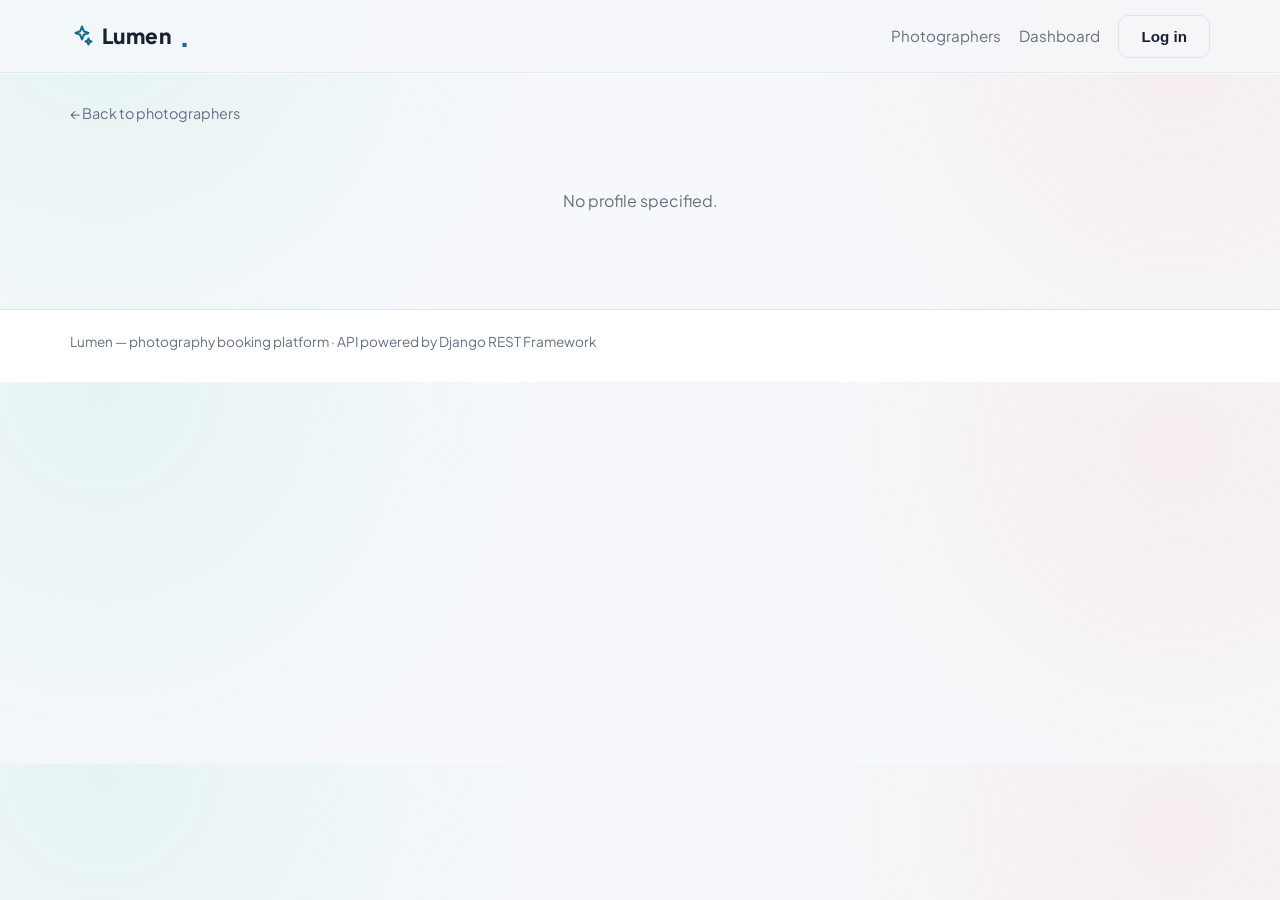
<file: frontend/profile.html>
﻿<!DOCTYPE html>
<html lang="en">
<head>
  <meta charset="UTF-8" />
  <meta name="viewport" content="width=device-width, initial-scale=1.0" />
  <title>Lumen — Photographer</title>
  <link rel="preconnect" href="https://fonts.googleapis.com" />
  <link rel="preconnect" href="https://fonts.gstatic.com" crossorigin />
  <link
    href="https://fonts.googleapis.com/css2?family=Plus+Jakarta+Sans:wght@400;500;600;700;800&display=swap"
    rel="stylesheet"
  />
  <script>
    try {
      if (localStorage.getItem("lumen-theme") === "dark") {
        document.documentElement.dataset.theme = "dark";
        document.documentElement.style.colorScheme = "dark";
      }
    } catch (error) {}
  </script>
  <link rel="stylesheet" href="css/styles.css?v=90" />
</head>
<body>
  <header class="site-header">
    <div class="container header-inner">
      <a class="logo" href="index.html">
        <svg class="logo-mark" width="24" height="24" viewBox="0 0 24 24" fill="none" stroke="currentColor" stroke-width="2" stroke-linecap="round" stroke-linejoin="round" aria-hidden="true">
          <path d="M12 2.5l1.8 4.7L18.5 9l-4.7 1.8L12 15.5l-1.8-4.7L5.5 9l4.7-1.8L12 2.5z" />
          <path d="M18.5 14.5l.9 2.1 2.1.9-2.1.9-.9 2.1-.9-2.1-2.1-.9 2.1-.9.9-2.1z" />
        </svg>
        Lumen<span class="logo-dot">.</span>
      </a>
      <nav class="nav">
        <a href="index.html#photographers" data-nav-photos>Photographers</a>
        <a href="index.html" data-nav-public hidden>Public site</a>
        <a href="dashboard.html" data-nav-dash>Dashboard</a>
        <span id="bell-area" class="bell-area" hidden>
          <button id="btn-bell" class="bell-btn" type="button" aria-label="Notifications" aria-expanded="false">
            <svg viewBox="0 0 24 24" width="18" height="18" fill="none" stroke="currentColor" stroke-width="2" stroke-linecap="round" stroke-linejoin="round" aria-hidden="true"><path d="M18 8A6 6 0 0 0 6 8c0 7-3 9-3 9h18s-3-2-3-9"/><path d="M13.73 21a2 2 0 0 1-3.46 0"/></svg>
            <span id="bell-badge" class="bell-badge" hidden>0</span>
          </button>
          <div id="bell-panel" class="bell-panel" hidden>
            <button id="bell-close" class="bell-close" type="button" aria-label="Close notifications">&times;</button>
            <div id="bell-list" class="bell-list"></div>
            <a class="bell-all" href="dashboard.html?tab=notifications">View all notifications</a>
          </div>
        </span>
                <span id="auth-area">
          <button id="btn-login" class="btn btn-ghost">Log in</button>
          <span id="auth-user" hidden>
            <span class="auth-greeting">
              Hi, <strong id="auth-username"></strong>
            </span>
            <button id="btn-logout" class="btn btn-ghost">Log out</button>
          </span>
        </span>
      </nav>
    </div>
  </header>

  <main class="container">
    <a class="back-link" href="index.html#photographers">← Back to photographers</a>

    <div id="owner-banner" class="owner-banner" hidden>
      <span><strong>Preview Mode</strong> — this is how clients see your profile. Bookings are disabled here.</span>
      <a class="btn btn-ghost btn-sm" href="dashboard.html?tab=profile">Edit profile</a>
    </div>

    <p id="profile-status" class="status">Loading profile…</p>

    <section id="profile-view" hidden>
      <div class="panel profile-hero" id="profile-hero">
        <div id="cover-banner" class="cover-banner" hidden>
          <img id="cover-img" alt="" />
        </div>
        <div class="profile-top">
          <div class="avatar avatar-lg" id="p-avatar">?</div>
          <div class="profile-headings">
            <h1 id="p-studio"></h1>
            <p class="meta" id="p-meta"></p>
            <div class="chips" id="p-chips"></div>
            <div class="rating-row" id="p-rating" hidden>
              <span id="p-rating-stars"></span>
              <span class="meta" id="p-rating-label"></span>
            </div>
          </div>
          <span class="badge badge-pro" id="p-plan" hidden>PRO</span>
        </div>
        <p class="meta" id="p-phone" hidden></p>
      </div>
    </section>

    <section id="about-section" class="detail-section" hidden>
      <h2 class="section-title-lg">About Me</h2>
      <p class="about-bio" id="about-bio"></p>
      <div class="about-stats" id="about-stats"></div>
    </section>

    <section id="packages-section" class="detail-section" hidden>
      <h2 class="section-title-lg">Packages</h2>
      <div class="packages-grid" id="packages-grid"></div>
    </section>

    <section id="portfolio-section" class="detail-section" hidden>
      <h2 class="section-title-lg">Portfolio</h2>
      <div id="portfolio-grid"></div>
    </section>

    <section id="reviews-section" class="detail-section" hidden>
      <h2 class="section-title-lg">Reviews</h2>
      <div id="reviews-list"></div>
      <div class="review-cta" id="review-cta" hidden>
        <p class="meta">Worked with this photographer?</p>
        <button class="btn" id="btn-write-review" type="button">Write a review</button>
      </div>
    </section>
  </main>

  <footer class="site-footer">
    <div class="container">
      Lumen — photography booking platform · API powered by Django REST Framework
    </div>
  </footer>

  <div id="book-modal" class="modal" hidden>
    <div class="modal-panel">
      <button id="book-close" class="modal-close" type="button" aria-label="Close">&times;</button>
      <h2>Book a session</h2>
      <p class="modal-sub" id="book-package"></p>
      <p class="policy-hint"><strong>Important:</strong> your deposit refund depends on the photographer's cancellation policy below.</p>
      <form id="book-form">
        <label for="book-date">Date</label>
        <input id="book-date" type="date" required />
        <label for="book-location">Event location</label>
        <input
          id="book-location"
          type="text"
          maxlength="200"
          placeholder="Studio, address or city…"
          required
        />
        <label for="book-time">Event time (optional)</label>
        <input id="book-time" type="time" />
        <label for="book-notes">Event notes (optional)</label>
        <textarea
          id="book-notes"
          rows="2"
          placeholder="Shot list, guests, special requests…"
        ></textarea>
        <label for="book-message">Message (optional)</label>
        <textarea id="book-message" rows="3" placeholder="Tell the photographer what you have in mind…"></textarea>
        <p class="policy-line">
          Cancellation policy: <a href="#" id="book-policy-link">View full policy</a>
        </p>
        <label class="check-line">
          <input id="book-policy-check" type="checkbox" required />
          <span>I agree to the photographer's cancellation policy.</span>
        </label>
        <p id="book-error" class="form-error" hidden></p>
        <button class="btn btn-block" id="book-submit" type="submit">Send request</button>
      </form>
    </div>
  </div>

  <div id="policy-modal" class="modal" hidden>
    <div class="modal-panel">
      <button id="policy-close" class="modal-close" type="button" aria-label="Close">&times;</button>
      <h2 id="policy-title">Cancellation policy</h2>
      <p class="policy-hint"><strong>Important:</strong> this policy decides how much of your deposit is refunded if you cancel.</p>
      <p class="modal-sub" id="policy-body"></p>
      <p class="meta">The deposit is 20% of the agreed price and is charged when the booking is confirmed.</p>
      <button class="btn btn-block" id="policy-ok" type="button">Got it</button>
    </div>
  </div>

  <div class="lightbox" id="lightbox" hidden>
    <button class="lb-btn lb-close" id="lb-close" aria-label="Close">✕</button>
    <div class="lb-topbar">
      <span class="lb-hint" id="lb-hint">Tap, pinch or double-click to zoom</span>
      <div class="lb-tools" aria-label="Image zoom controls">
        <button class="lb-tool" id="lb-zoom-out" type="button" aria-label="Zoom out">−</button>
        <span class="lb-zoom-level" id="lb-zoom-level">100%</span>
        <button class="lb-tool" id="lb-zoom-in" type="button" aria-label="Zoom in">+</button>
        <button class="lb-reset" id="lb-zoom-reset" type="button">Reset</button>
      </div>
    </div>
    <button class="lb-btn lb-prev" id="lb-prev" aria-label="Previous photo">‹</button>
    <figure class="lb-stage" id="lb-stage">
      <img id="lb-img" alt="" draggable="false" />
      <figcaption class="lb-caption" id="lb-caption"></figcaption>
    </figure>
    <button class="lb-btn lb-next" id="lb-next" aria-label="Next photo">›</button>
    <span class="lb-counter" id="lb-counter"></span>
  </div>

  <div id="review-modal" class="modal" hidden>
    <div class="modal-panel">
      <button id="review-close" class="modal-close" type="button" aria-label="Close">&times;</button>
      <h2>Write a review</h2>
      <p class="modal-sub">Your rating helps other customers choose.</p>
      <form id="review-form">
        <label for="review-rating">Rating</label>
        <select id="review-rating" required>
          <option value="5">★★★★★ Excellent</option>
          <option value="4">★★★★☆ Good</option>
          <option value="3">★★★☆☆ Okay</option>
          <option value="2">★★☆☆☆ Poor</option>
          <option value="1">★☆☆☆☆ Very poor</option>
        </select>
        <label for="review-comment">Comment (optional)</label>
        <textarea id="review-comment" rows="3" placeholder="How was your session?"></textarea>
        <p id="review-error" class="form-error" hidden></p>
        <button class="btn btn-block" type="submit">Submit review</button>
      </form>
    </div>
  </div>

  <script src="js/common.js?v=90"></script>
  <script src="js/profile.js?v=90"></script>
</body>
</html>
</file>
<file: frontend/css/styles.css>
:root {
  --bg: #f6f8fb;
  --panel: #ffffff;
  --panel-2: #f1f4f8;
  --text: #182230;
  --muted: #647184;
  --accent: #176b87;
  --accent-strong: #0d526b;
  --on-accent: #ffffff;
  --line: #dce4ec;
  --hover-line: #b8c8d7;
  --header-bg: rgba(255, 255, 255, 0.88);
  --overlay: rgba(14, 25, 38, 0.62);
  --radius: 16px;
  --shadow-sm: 0 8px 24px rgba(25, 45, 63, 0.06);
  --shadow-md: 0 18px 45px rgba(25, 45, 63, 0.11);
}


* {
  box-sizing: border-box;
}

[hidden] {
  display: none !important;
}

body {
  margin: 0;
  background: var(--bg);
  color: var(--text);
  font-family: "Plus Jakarta Sans", -apple-system, BlinkMacSystemFont, "Segoe UI", Roboto, Helvetica, Arial, sans-serif;
  line-height: 1.5;
}

.container {
  max-width: 1080px;
  margin: 0 auto;
  padding: 0 20px;
}

.site-header {
  position: sticky;
  top: 0;
  z-index: 10;
  background: var(--header-bg);
  backdrop-filter: blur(8px);
  border-bottom: 1px solid var(--line);
}

.header-inner {
  display: flex;
  align-items: center;
  justify-content: space-between;
  height: 60px;
}

.logo {
  display: flex;
  align-items: center;
  gap: 8px;
  font-weight: 700;
  font-size: 1.25rem;
  letter-spacing: 0.02em;
  text-decoration: none;
  color: var(--text);
}

.logo-mark {
  color: var(--accent);
  flex-shrink: 0;
  display: block;
}

.logo-dot {
  color: var(--accent);
  font-size: 1.3em;
  line-height: 0;
}

nav a {
  color: var(--muted);
  text-decoration: none;
  font-size: 0.95rem;
}

nav a:hover {
  color: var(--text);
}

.hero {
  padding: 56px 0 28px;
}

.hero-kicker {
  color: var(--accent);
  text-transform: uppercase;
  letter-spacing: 0.14em;
  font-size: 0.75rem;
  font-weight: 700;
  margin: 0 0 10px;
}

.hero h1 {
  margin: 0;
  font-size: clamp(1.8rem, 4vw, 2.6rem);
  line-height: 1.15;
  max-width: 640px;
}

.hero-sub {
  color: var(--muted);
  margin: 12px 0 0;
  max-width: 520px;
}

.grid {
  display: grid;
  grid-template-columns: repeat(auto-fill, minmax(260px, 1fr));
  gap: 18px;
  padding-bottom: 12px;
}

.card {
  background: var(--panel);
  border: 1px solid var(--line);
  border-radius: var(--radius);
  padding: 20px;
  transition: transform 0.15s ease, border-color 0.15s ease;
}

.card:hover {
  transform: translateY(-3px);
  border-color: var(--hover-line);
}

.card-top {
  display: flex;
  align-items: center;
  justify-content: space-between;
  margin-bottom: 14px;
}

.avatar {
  width: 44px;
  height: 44px;
  border-radius: 50%;
  background: var(--accent);
  color: var(--on-accent);
  font-weight: 800;
  font-size: 1.2rem;
  display: flex;
  align-items: center;
  justify-content: center;
}

.avatar-img {
  object-fit: cover;
}

.avatar img {
  width: 100%;
  height: 100%;
  object-fit: cover;
  border-radius: inherit;
  display: block;
}

.pp-row {
  display: flex;
  align-items: center;
  gap: 16px;
}

.pp-preview {
  flex-shrink: 0;
}

.pp-preview--clickable {
  cursor: pointer;
}

.pp-preview--clickable:hover {
  opacity: 0.85;
}

.pp-viewer-img {
  display: block;
  width: 100%;
  max-width: min(540px, 100%);
  max-height: min(540px, 70vh);
  object-fit: contain;
  border-radius: var(--radius);
  margin: 0 auto 8px;
  background: var(--overlay);
}

.pp-img {
  width: 72px;
  height: 72px;
  border-radius: 50%;
  object-fit: cover;
  display: block;
}

.pp-img--empty {
  background: var(--accent);
  color: var(--on-accent);
  font-weight: 800;
  font-size: 1.6rem;
  display: flex;
  align-items: center;
  justify-content: center;
}

.badge {
  font-size: 0.7rem;
  font-weight: 800;
  letter-spacing: 0.08em;
  padding: 4px 10px;
  border-radius: 999px;
}

.badge-pro {
  background: var(--accent);
  color: var(--on-accent);
}

.card h2 {
  margin: 0;
  font-size: 1.1rem;
}

.meta {
  color: var(--muted);
  font-size: 0.85rem;
  margin: 6px 0 10px;
}

.bio {
  color: var(--muted);
  font-size: 0.9rem;
  margin: 0 0 14px;
  min-height: 60px;
}

.chips {
  display: flex;
  flex-wrap: wrap;
  gap: 6px;
}

.chip {
  background: var(--panel-2);
  border: 1px solid var(--line);
  color: var(--text);
  font-size: 0.75rem;
  padding: 4px 10px;
  border-radius: 999px;
}

.status {
  text-align: center;
  color: var(--muted);
  padding: 48px 0;
}

.load-more-wrap {
  text-align: center;
  padding: 18px 0 40px;
}

.btn {
  background: var(--accent);
  color: var(--on-accent);
  border: none;
  border-radius: 10px;
  font-weight: 700;
  font-size: 0.95rem;
  padding: 12px 26px;
  cursor: pointer;
}

.btn:hover {
  filter: brightness(1.08);
}

.btn:disabled,
.btn:disabled:hover,
.btn.is-disabled,
.btn.is-disabled:hover {
  opacity: 0.55;
  cursor: not-allowed;
  filter: none;
}

.pay-banner {
  display: flex;
  align-items: center;
  justify-content: space-between;
  gap: 12px;
  flex-wrap: wrap;
  background: #fdf3d7;
  border: 1px solid #f0dfa8;
  border-radius: 10px;
  padding: 10px 14px;
  margin: 12px 0;
}

.pay-banner p {
  margin: 0;
  font-size: 0.9rem;
  color: #7a5f14;
}

.payments-summary {
  display: flex;
  gap: 12px;
  flex-wrap: wrap;
  align-items: center;
  margin-top: 30px;
  margin-bottom: 20px;
}

.sum-chip {
  display: inline-block;
  padding: 9px 18px;
  border-radius: 999px;
  font-size: 0.95rem;
  font-weight: 700;
}

.sum-pending {
  background: #fff3cd;
  border: 1px solid #e6b800;
  color: #7a5f14;
}

.sum-paid {
  background: #e2f5e8;
  border: 1px solid #2fae60;
  color: #17663a;
}

.sum-zero {
  background: #f1f3f5;
  border: 1px solid #dee2e6;
  color: #868e96;
}

.stripe-alert {
  display: flex;
  align-items: center;
  gap: 14px;
  flex-wrap: wrap;
  background: #fdecec;
  border: 2px solid #e05252;
  border-radius: 12px;
  color: #9b2c2c;
  padding: 16px 18px;
  margin-bottom: 16px;
}

.stripe-alert-icon {
  font-size: 1.8rem;
  line-height: 1;
}

.stripe-alert-body {
  flex: 1;
  min-width: 240px;
}

.stripe-alert-body strong {
  display: block;
  font-size: 1.1rem;
  margin-bottom: 2px;
}

.stripe-alert-body p {
  margin: 0;
  font-size: 0.95rem;
}

.site-footer {
  border-top: 1px solid var(--line);
  color: var(--muted);
  font-size: 0.85rem;
  padding: 22px 0 30px;
}

.nav {
  display: flex;
  align-items: center;
  gap: 18px;
}

.btn-ghost {
  background: transparent;
  color: var(--text);
  border: 1px solid var(--line);
  padding: 8px 16px;
}

.btn-ghost:hover {
  border-color: var(--accent);
  color: var(--accent);
  filter: none;
}

.auth-greeting {
  color: var(--muted);
  font-size: 0.9rem;
  margin-right: 10px;
}

.auth-greeting strong {
  color: var(--text);
}

#auth-status {
  color: var(--accent);
  font-weight: 700;
}

.modal {
  position: fixed;
  inset: 0;
  background: var(--overlay);
  display: flex;
  align-items: center;
  justify-content: center;
  z-index: 50;
  padding: 20px;
  overflow-y: auto;
  overscroll-behavior: contain;
}

body:has(.modal:not([hidden])) {
  overflow: hidden;
}

.modal[hidden] {
  display: none;
}

.modal-panel {
  position: relative;
  background: var(--panel);
  border: 1px solid var(--line);
  border-radius: var(--radius);
  padding: 30px;
  width: 100%;
  max-width: 380px;
  max-height: calc(100vh - 40px);
  max-height: calc(100dvh - 40px);
  overflow-y: auto;
  margin: auto;
}

.modal-panel h2 {
  margin: 0;
}

.modal-sub {
  color: var(--muted);
  font-size: 0.9rem;
  margin: 6px 0 20px;
}

.modal-close {
  position: absolute;
  top: 12px;
  right: 14px;
  background: none;
  border: none;
  color: var(--muted);
  font-size: 1.5rem;
  cursor: pointer;
  line-height: 1;
}

.modal-close:hover {
  color: var(--text);
}

.modal-panel-crop {
  max-width: 400px;
}

.modal-panel-viewer {
  max-width: 620px;
}

.crop-stage {
  position: relative;
  width: min(300px, 100%);
  height: min(300px, 100vw - 120px);
  margin: 0 auto 14px;
  overflow: hidden;
  border-radius: var(--radius);
  background: var(--overlay);
  touch-action: none;
  cursor: grab;
}

.crop-stage:active {
  cursor: grabbing;
}

.crop-stage img {
  position: absolute;
  left: 50%;
  top: 50%;
  display: block;
  max-width: none;
  user-select: none;
  -webkit-user-drag: none;
  transform-origin: center center;
}

.crop-frame {
  position: absolute;
  inset: 0;
  border: 2px solid rgba(255, 255, 255, 0.9);
  border-radius: 50%;
  pointer-events: none;
  box-shadow: 0 0 0 9999px var(--overlay);
}

.crop-controls {
  display: flex;
  align-items: center;
  gap: 10px;
  margin-bottom: 10px;
}

.crop-controls input[type="range"] {
  flex: 1;
}

.crop-actions {
  display: flex;
  justify-content: flex-end;
  gap: 10px;
  margin-top: 16px;
}

#login-form {
  display: flex;
  flex-direction: column;
}

#login-form label {
  font-size: 0.8rem;
  color: var(--muted);
  margin: 12px 0 6px;
  text-transform: uppercase;
  letter-spacing: 0.06em;
}

#login-form input {
  background: var(--panel-2);
  border: 1px solid var(--line);
  border-radius: 8px;
  color: var(--text);
  font-size: 1rem;
  padding: 11px 12px;
}

#login-form input:focus {
  outline: none;
  border-color: var(--accent);
}

.form-error {
  color: #ff7b7b;
  font-size: 0.85rem;
  margin: 12px 0 0;
}

.btn-block {
  margin-top: 18px;
  width: 100%;
}

.gate {
  text-align: center;
  padding: 80px 20px;
}

.gate h1 {
  margin: 0 0 10px;
}

.gate .btn {
  margin-top: 18px;
}

.dash-title {
  padding: 44px 0 22px;
}

.dash-title h1 {
  margin: 0;
  font-size: clamp(1.6rem, 3vw, 2.2rem);
}

.dash-grid {
  display: grid;
  grid-template-columns: repeat(auto-fill, minmax(300px, 1fr));
  gap: 18px;
  padding-bottom: 40px;
}

.panel {
  background: var(--panel);
  border: 1px solid var(--line);
  border-radius: var(--radius);
  padding: 22px;
}

.panel h2 {
  margin: 0 0 14px;
  font-size: 1.05rem;
  display: flex;
  align-items: center;
  gap: 8px;
}

.panel-wide {
  grid-column: 1 / -1;
}

.kv {
  display: flex;
  justify-content: space-between;
  align-items: center;
  gap: 12px;
  padding: 9px 0;
  border-bottom: 1px solid var(--line);
  font-size: 0.92rem;
}

.kv:last-of-type {
  border-bottom: none;
}

.kv span:first-child {
  color: var(--muted);
}

.tag {
  background: var(--panel-2);
  border: 1px solid var(--line);
  color: var(--text);
  font-size: 0.75rem;
  font-weight: 700;
  padding: 3px 10px;
  border-radius: 999px;
}

.notif {
  padding: 12px 0;
  border-bottom: 1px solid var(--line);
}

.notif:last-child {
  border-bottom: none;
}

.notif.unread {
  border-left: 3px solid var(--accent);
  padding-left: 12px;
}

.n-title {
  font-weight: 700;
  font-size: 0.95rem;
}

.n-msg {
  color: var(--muted);
  font-size: 0.87rem;
  margin: 3px 0;
}

.n-date {
  color: var(--muted);
  font-size: 0.75rem;
}

.nav a[aria-current="page"] {
  color: var(--accent);
  font-weight: 700;
}

.card-link {
  display: block;
  text-decoration: none;
  color: inherit;
}

.back-link {
  display: inline-block;
  color: var(--muted);
  text-decoration: none;
  font-size: 0.9rem;
  margin-top: 30px;
}

.back-link:hover {
  color: var(--accent);
}

.profile-hero {
  margin-top: 14px;
  margin-bottom: 40px;
  padding: 26px;
}

.profile-top {
  display: flex;
  align-items: flex-start;
  gap: 18px;
  flex-wrap: wrap;
}

.avatar-lg {
  width: 72px;
  height: 72px;
  font-size: 1.9rem;
}

.profile-headings {
  flex: 1;
  min-width: 200px;
}

.profile-headings h1 {
  margin: 0 0 6px;
  font-size: clamp(1.4rem, 3vw, 2rem);
}

.profile-bio {
  color: var(--muted);
  line-height: 1.6;
  margin: 20px 0 6px;
}

.detail-section {
  margin-bottom: 40px;
}

.section-title-lg {
  font-size: 1.3rem;
  margin: 34px 0 16px;
}

.packages-grid {
  display: grid;
  grid-template-columns: repeat(auto-fill, minmax(240px, 1fr));
  gap: 16px;
}

.package-card {
  background: var(--panel);
  border: 1px solid var(--line);
  border-radius: var(--radius);
  padding: 20px;
  transition: transform 0.15s ease, border-color 0.15s ease;
}

.package-card:hover {
  transform: translateY(-3px);
  border-color: var(--hover-line);
}

.package-card h3 {
  margin: 0 0 8px;
  font-size: 1.05rem;
}

.pkg-desc {
  color: var(--muted);
  font-size: 0.87rem;
  min-height: 44px;
  margin: 0 0 14px;
}

.pkg-price {
  font-weight: 800;
  font-size: 1.3rem;
  color: var(--accent);
}

.portfolio-grid {
  display: grid;
  grid-template-columns: repeat(auto-fill, minmax(220px, 1fr));
  gap: 14px;
}

.photo-card {
  margin: 0;
  border: 1px solid var(--line);
  border-radius: 12px;
  overflow: hidden;
  background: var(--panel);
  transition: box-shadow 0.15s ease, transform 0.15s ease;
}

.photo-card img {
  display: block;
  width: 100%;
  height: 180px;
  object-fit: cover;
}

.photo-card figcaption {
  color: var(--muted);
  font-size: 0.8rem;
  padding: 10px 12px;
}

.portfolio-grid .photo-card img {
  cursor: zoom-in;
}

.portfolio-grid .photo-card:hover {
  transform: translateY(-2px);
  box-shadow: 0 12px 28px rgba(47, 39, 33, 0.14);
}

.lightbox {
  position: fixed;
  inset: 0;
  z-index: 1000;
  background: rgba(14, 11, 9, 0.94);
  display: flex;
  align-items: center;
  justify-content: center;
}

.lightbox[hidden] {
  display: none;
}

.lb-stage {
  margin: 0;
  max-width: min(94vw, 1400px);
  text-align: center;
}

.lb-stage img {
  max-width: 92vw;
  max-height: 76vh;
  border-radius: 8px;
  box-shadow: 0 24px 70px rgba(0, 0, 0, 0.55);
}

.lb-caption {
  color: #f5efe6;
  font-size: 0.95rem;
  margin-top: 14px;
}

.lb-btn {
  position: absolute;
  width: 48px;
  height: 48px;
  border: 0;
  border-radius: 50%;
  background: rgba(255, 255, 255, 0.14);
  color: #fff;
  font-size: 1.5rem;
  line-height: 1;
  cursor: pointer;
  transition: background 0.15s ease;
}

.lb-btn:hover {
  background: rgba(255, 255, 255, 0.3);
}

.lb-close {
  top: 18px;
  right: 18px;
}

.lb-prev {
  left: 18px;
  top: 50%;
  transform: translateY(-50%);
}

.lb-next {
  right: 18px;
  top: 50%;
  transform: translateY(-50%);
}

.lb-counter {
  position: absolute;
  bottom: 20px;
  left: 50%;
  transform: translateX(-50%);
  color: rgba(255, 255, 255, 0.7);
  font-size: 0.85rem;
  letter-spacing: 0.12em;
}

.btn-primary {
  background: var(--accent);
  color: #fff;
  border: 0;
}

.btn-sm {
  padding: 6px 14px;
  font-size: 0.82rem;
}

.pkg-book {
  margin-top: 12px;
}

.modal-panel textarea {
  width: 100%;
  border: 1px solid var(--line);
  border-radius: 8px;
  padding: 10px 12px;
  font: inherit;
  background: var(--bg);
  color: inherit;
  resize: vertical;
  margin-bottom: 14px;
}

.request-row {
  display: flex;
  align-items: center;
  gap: 12px;
  flex-wrap: wrap;
  padding: 12px 14px;
  border-top: 1px solid var(--line);
}

.request-row:first-child {
  border-top: 0;
}

.req-info {
  display: flex;
  flex-direction: column;
  gap: 2px;
  flex: 1;
  min-width: 180px;
}

.status-chip {
  font-size: 0.75rem;
  font-weight: 700;
  text-transform: capitalize;
  padding: 4px 10px;
  border-radius: 999px;
}

.status-pending {
  background: #f6e7c1;
  color: #8a6d1a;
}

.status-accepted {
  background: #d7efd9;
  color: #1f6b34;
}

.status-accepted_pending_deposit {
  background: #f6e7c1;
  color: #8a6d1a;
}

.status-confirmed {
  background: #d7efd9;
  color: #1f6b34;
}

.status-cancelled {
  background: #e5e7eb;
  color: #4b5563;
}

.status-refunded {
  background: #dbe7f5;
  color: #2b5b8f;
}

.status-requested {
  background: #f6e7c1;
  color: #8a6d1a;
}

.status-awaiting_payment {
  background: #f6e7c1;
  color: #8a6d1a;
}

.status-completed {
  background: #d7efd9;
  color: #1f6b34;
}

.status-rejected {
  background: #f6d7d7;
  color: #9b2c2c;
}

.status-booked {
  background: #dbe7f6;
  color: #1f4e8a;
}

.status-editing {
  background: #f6e7c1;
  color: #8a6d1a;
}

.status-delivered {
  background: #d7efd9;
  color: #1f6b34;
}

.toast {
  position: fixed;
  bottom: 24px;
  left: 50%;
  transform: translateX(-50%);
  background: var(--ink, #2a241e);
  color: #fdf8f0;
  padding: 12px 22px;
  border-radius: 999px;
  font-size: 0.9rem;
  box-shadow: 0 10px 30px rgba(0, 0, 0, 0.25);
  z-index: 1100;
  max-width: 90vw;
  text-align: center;
}

.toast[hidden] {
  display: none;
}

/* ---------------------- floating notice card --------------------------- */
/* Success/warning card shown after important actions (e.g. cancelling a
   booking). Sits at the top-right — outside the sidebar — and closes on
   any tap elsewhere, Escape or the X. */
.notice {
  position: fixed;
  top: 84px;
  right: 24px;
  z-index: 1200;
  display: flex;
  align-items: flex-start;
  gap: 12px;
  width: min(370px, calc(100vw - 32px));
  padding: 14px 16px;
  background: var(--panel);
  border: 1px solid var(--line);
  border-radius: 14px;
  box-shadow: 0 18px 44px rgba(47, 39, 33, 0.24);
  transform: translateY(-10px);
  opacity: 0;
  transition: opacity 0.2s ease, transform 0.2s ease;
}

.notice.is-visible {
  transform: translateY(0);
  opacity: 1;
}

.notice-success {
  border-color: rgba(31, 107, 52, 0.4);
}

.notice-warning {
  border-color: rgba(203, 137, 24, 0.45);
}

.notice-danger {
  border-color: rgba(229, 72, 77, 0.55);
}

.notice-icon {
  flex: 0 0 auto;
  width: 34px;
  height: 34px;
  border-radius: 50%;
  display: flex;
  align-items: center;
  justify-content: center;
  font-size: 1rem;
  font-weight: 700;
}

.notice-success .notice-icon {
  background: #d7efd9;
  color: #1f6b34;
}

.notice-warning .notice-icon {
  background: #f6e7c1;
  color: #8a6d1a;
}

.notice-danger .notice-icon {
  background: #f8d7d8;
  color: #b02a2f;
}

.notice-body {
  min-width: 0;
}

.notice-body strong {
  display: block;
  font-size: 0.95rem;
  margin-bottom: 2px;
}

.notice-body p {
  margin: 0;
  font-size: 0.85rem;
  line-height: 1.5;
  color: var(--muted);
}

.notice-close {
  margin-left: auto;
  padding: 0 2px;
  border: 0;
  background: none;
  color: var(--muted);
  font-size: 1.25rem;
  line-height: 1;
  cursor: pointer;
}

.notice-close:hover {
  color: var(--text);
}

@media (max-width: 640px) {
  .notice {
    top: auto;
    bottom: 16px;
    right: 16px;
    left: 16px;
    width: auto;
  }
}


/* ============================ web app additions ============================ */

.sr-only {
  position: absolute;
  width: 1px;
  height: 1px;
  padding: 0;
  margin: -1px;
  overflow: hidden;
  clip: rect(0, 0, 0, 0);
  white-space: nowrap;
  border: 0;
}

/* ------------------------------ form fields ------------------------------ */

.modal-panel input,
.modal-panel select,
.modal-panel textarea,
.panel input,
.panel select,
.panel textarea {
  background: var(--panel-2);
  border: 1px solid var(--line);
  border-radius: 8px;
  color: var(--text);
  font-size: 1rem;
  font-family: inherit;
  padding: 11px 12px;
  width: 100%;
}

.modal-panel input:focus,
.modal-panel select:focus,
.modal-panel textarea:focus,
.panel input:focus,
.panel select:focus,
.panel textarea:focus {
  outline: none;
  border-color: var(--accent);
}

.modal-panel label,
.panel label {
  display: block;
  font-size: 0.78rem;
  color: var(--muted);
  font-weight: 600;
  margin: 14px 0 6px;
  text-transform: uppercase;
  letter-spacing: 0.06em;
}

label.check-row {
  display: flex;
  align-items: center;
  gap: 8px;
  text-transform: none;
  letter-spacing: normal;
  font-size: 0.9rem;
  color: var(--text);
  font-weight: 600;
  margin-top: 18px;
}

label.check-row input {
  width: auto;
}

.form-hint {
  color: var(--muted);
  font-size: 0.8rem;
  margin: 6px 0 0;
}

.form-grid {
  display: flex;
  flex-direction: column;
  max-width: 600px;
}

.form-actions {
  margin-top: 18px;
}

.inline-form {
  display: flex;
  gap: 10px;
  flex-wrap: wrap;
  align-items: center;
  margin-top: 8px;
}

.inline-form select {
  width: auto;
}

/* ------------------------------ marketplace ------------------------------ */

.search-bar {
  display: flex;
  gap: 10px;
  flex-wrap: wrap;
  margin: 0 0 22px;
}

.search-bar input,
.search-bar select {
  flex: 1 1 170px;
  background: var(--panel);
  border: 1px solid var(--line);
  border-radius: 10px;
  color: var(--text);
  font-size: 0.95rem;
  padding: 11px 14px;
}

.search-bar input:focus,
.search-bar select:focus {
  outline: none;
  border-color: var(--accent);
}

.search-extra {
  display: contents;
}

#search-more.is-active {
  border-color: var(--accent);
  color: var(--accent);
}

.card-rating {
  color: #c98a00;
  font-size: 0.95rem;
  font-weight: 700;
  white-space: nowrap;
}

.card-rating--none {
  color: var(--muted, #868e96);
}

/* ----------------------------- auth modal tabs --------------------------- */

.modal-tabs {
  display: flex;
  gap: 6px;
  margin-bottom: 18px;
  border-bottom: 1px solid var(--line);
}

.modal-tab {
  flex: 1;
  background: none;
  border: none;
  border-bottom: 2px solid transparent;
  color: var(--muted);
  font-weight: 700;
  font-size: 0.95rem;
  padding: 8px 6px;
  cursor: pointer;
}

.modal-tab.is-active {
  color: var(--accent);
  border-bottom-color: var(--accent);
}

/* ------------------------- reviews and ratings --------------------------- */

.stars {
  color: var(--accent);
  letter-spacing: 0.08em;
  font-size: 0.95rem;
}

.rating-row {
  display: flex;
  align-items: center;
  gap: 8px;
  margin-top: 10px;
}

.review-row {
  padding: 14px 0;
  border-top: 1px solid var(--line);
}

.review-row:first-child {
  border-top: 0;
}

.review-head {
  display: flex;
  align-items: center;
  gap: 8px;
  flex-wrap: wrap;
}

.review-comment {
  margin: 6px 0;
}

.review-reply {
  margin-top: 8px;
  padding: 8px 12px;
  border-left: 3px solid var(--line);
  background: var(--bg-soft, #faf7f2);
  border-radius: 0 8px 8px 0;
}

.review-actions {
  display: flex;
  gap: 16px;
  margin-top: 8px;
}

.review-link {
  background: none;
  border: 0;
  padding: 0;
  font-family: inherit;
  font-size: 12px;
  font-weight: 700;
  color: var(--accent);
  cursor: pointer;
}

.review-link:hover {
  text-decoration: underline;
}

.review-cta {
  display: flex;
  align-items: center;
  gap: 14px;
  flex-wrap: wrap;
  margin-top: 16px;
}

.review-cta[hidden] {
  display: none;
}

/* ------------------------------- dashboard ------------------------------- */

.tabs {
  display: flex;
  flex-wrap: wrap;
  gap: 6px;
  margin: 8px 0 18px;
  border-bottom: 1px solid var(--line);
  padding-bottom: 12px;
}

.tab {
  display: inline-flex;
  align-items: center;
  gap: 8px;
  background: var(--panel);
  border: 1px solid var(--line);
  border-radius: 999px;
  color: var(--text);
  font-size: 0.85rem;
  font-weight: 700;
  padding: 8px 16px;
  cursor: pointer;
}

.tab:hover {
  border-color: var(--accent);
}

.tab.is-active {
  background: var(--accent);
  border-color: var(--accent);
  color: var(--on-accent);
}

.tab.is-active .tag {
  background: rgba(255, 255, 255, 0.18);
  border-color: transparent;
  color: var(--on-accent);
}

.tab[hidden] {
  display: none;
}

.tab-panel {
  margin-bottom: 18px;
}

.tab-panel[hidden] {
  display: none;
}

.panel-head {
  display: flex;
  align-items: center;
  justify-content: space-between;
  gap: 12px;
  flex-wrap: wrap;
  margin-bottom: 8px;
}

.panel-head h2 {
  margin: 0;
}

[data-panel="galleries"] .panel-head {
  margin-bottom: 22px;
}

.panel-actions {
  display: flex;
  gap: 8px;
}

.sub-title {
  font-size: 0.95rem;
  margin: 22px 0 6px;
}

.req-msg {
  display: block;
  color: var(--muted);
  font-size: 0.85rem;
}

.req-review {
  flex-basis: 100%;
  padding-top: 10px;
  margin-top: 2px;
  border-top: 1px dashed var(--line);
}

.req-review .req-msg {
  margin: 6px 0 0;
}

.ov-card:not([data-goto]) {
  cursor: default;
}

.ov-card:not([data-goto]):hover {
  border-color: var(--line);
  transform: none;
}

.price-inline {
  white-space: nowrap;
}

.fav-thumb {
  width: 56px;
  height: 56px;
  object-fit: cover;
  border-radius: 10px;
  border: 1px solid var(--line);
}

/* ------------------------------ photo tools ------------------------------ */

.photo-tools {
  display: flex;
  gap: 8px;
  flex-wrap: wrap;
  padding: 4px 12px 12px;
}

.photo-tools .btn {
  padding: 5px 10px;
  font-size: 0.75rem;
}

.photo-tools .is-fav {
  border-color: var(--accent);
  color: var(--accent);
}

.photo-strip {
  display: grid;
  grid-template-columns: repeat(auto-fill, minmax(150px, 1fr));
  gap: 12px;
}

.photo-strip .photo-card {
  margin: 0;
}

/* ---------------------------- gallery manager ---------------------------- */

.modal-wide .modal-panel {
  max-width: 760px;
}

.share-row {
  display: flex;
  gap: 8px;
  flex-wrap: wrap;
  align-items: center;
  margin: 14px 0;
}

.share-row input {
  flex: 1 1 280px;
  width: auto;
}

.upload-row {
  display: flex;
  gap: 10px;
  flex-wrap: wrap;
  align-items: center;
  border-top: 1px solid var(--line);
  margin-top: 16px;
  padding-top: 14px;
}

.upload-row input[type="file"] {
  width: auto;
}

.upload-row #upload-caption {
  flex: 1 1 180px;
  width: auto;
}

.upload-row .form-error {
  flex-basis: 100%;
}

.setup-block {
  border-top: 1px solid var(--line);
  padding-top: 16px;
  margin-top: 16px;
}

.setup-block:first-child {
  border-top: 0;
  padding-top: 0;
  margin-top: 0;
}

.setup-block h3 {
  margin: 0 0 4px;
  font-size: 0.95rem;
}

.settings-section {
  margin-top: 26px;
  padding-top: 22px;
  border-top: 1px solid var(--line);
}

.settings-section h3 {
  margin: 0 0 14px;
  font-size: 1.05rem;
  font-weight: 700;
}

.settings-table {
  width: 100%;
  border-collapse: collapse;
}

.settings-table th,
.settings-table td {
  text-align: left;
  padding: 10px 14px;
  border-bottom: 1px solid var(--line);
}

.settings-table th {
  width: 170px;
  color: var(--muted, #6b7280);
  font-weight: 600;
}

#btn-connect-stripe {
  margin-top: 10px;
}

#pro-upgrade {
  margin-top: 6px;
}

/* ------------------------------- lightbox -------------------------------- */

.lb-tools {
  position: absolute;
  bottom: 20px;
  right: 20px;
  display: flex;
  gap: 10px;
}

/* --------------------------- payment result page -------------------------- */

.payment-result {
  text-align: center;
  margin: 56px auto;
  max-width: 560px;
  padding: 44px 30px;
}

.result-icon {
  width: 64px;
  height: 64px;
  margin: 0 auto 16px;
  border-radius: 50%;
  background: #d7efd9;
  color: #1f6b34;
  font-size: 2rem;
  font-weight: 800;
  display: flex;
  align-items: center;
  justify-content: center;
}

.result-icon.is-cancel {
  background: #f6d7d7;
  color: #9b2c2c;
}

.payment-result .btn {
  display: inline-block;
  margin-top: 20px;
  text-decoration: none;
}

/* ----------------------------- status chips ------------------------------ */

.status-paid {
  background: #d7efd9;
  color: #1f6b34;
}

.ov-card.ov-ok .ov-value {
  color: #1f6b34;
}

.kv strong.stripe-demo {
  color: #1f6b34;
}

.sim-rows {
  margin: 14px 0;
}

.status-failed {
  background: #f6d7d7;
  color: #9b2c2c;
}

.ov-grid {
  display: grid;
  grid-template-columns: repeat(auto-fill, minmax(220px, 1fr));
  gap: 14px;
}

.ov-card {
  background: var(--panel);
  border: 1px solid var(--line);
  border-radius: var(--radius);
  padding: 16px;
  cursor: pointer;
  transition: border-color 0.15s ease, transform 0.15s ease;
}

.ov-card:hover,
.ov-card:focus-visible {
  border-color: var(--accent);
  transform: translateY(-2px);
  outline: none;
}

.ov-card.ov-alert {
  border-color: var(--accent);
}

.ov-title {
  font-size: 0.72rem;
  font-weight: 800;
  text-transform: uppercase;
  letter-spacing: 0.08em;
  color: var(--muted);
}

.ov-value {
  font-size: 1.6rem;
  font-weight: 800;
  margin-top: 6px;
}

.ov-card.ov-alert .ov-value {
  color: var(--accent);
}

.ov-hint {
  color: var(--muted);
  font-size: 0.84rem;
  margin-top: 4px;
}

.ov-action {
  margin-top: 10px;
}

.file-input {
  position: absolute;
  width: 1px;
  height: 1px;
  padding: 0;
  margin: -1px;
  overflow: hidden;
  clip: rect(0, 0, 0, 0);
  white-space: nowrap;
  border: 0;
}

.file-input:focus-visible + label {
  outline: 2px solid var(--accent);
  outline-offset: 2px;
}

.upload-row label.btn {
  display: inline-block;
  margin: 0;
  background: var(--accent);
  color: var(--on-accent);
  font-size: 0.82rem;
  font-weight: 700;
  text-transform: none;
  letter-spacing: normal;
}

/* ------------------------------ header bell ------------------------------ */

.bell-area {
  position: relative;
  display: inline-flex;
}

.bell-btn {
  position: relative;
  display: inline-flex;
  align-items: center;
  justify-content: center;
  width: 36px;
  height: 36px;
  border: 1px solid var(--line);
  border-radius: 50%;
  background: var(--panel);
  color: var(--text);
  cursor: pointer;
}

.bell-btn:hover,
.bell-btn[aria-expanded="true"] {
  border-color: var(--accent);
  color: var(--accent);
}

.bell-badge {
  position: absolute;
  top: -6px;
  right: -6px;
  min-width: 17px;
  height: 17px;
  padding: 0 4px;
  border-radius: 999px;
  background: var(--accent);
  color: var(--on-accent);
  font-size: 0.65rem;
  font-weight: 800;
  display: inline-flex;
  align-items: center;
  justify-content: center;
}

.bell-panel {
  position: absolute;
  top: calc(100% + 10px);
  right: 0;
  width: min(340px, calc(100vw - 40px));
  background: var(--panel);
  border: 1px solid var(--line);
  border-radius: var(--radius);
  box-shadow: 0 18px 44px rgba(47, 39, 33, 0.18);
  padding: 8px;
  z-index: 60;
}

.bell-item {
  display: flex;
  flex-direction: column;
  gap: 2px;
  padding: 10px;
  border-radius: 10px;
  font-size: 0.85rem;
}

.bell-item.is-unread {
  background: var(--panel-2);
}

.bell-item.is-unread strong::before {
  content: "";
  display: inline-block;
  width: 7px;
  height: 7px;
  border-radius: 50%;
  background: var(--accent);
  margin-right: 6px;
  vertical-align: middle;
}

.bell-item strong {
  font-size: 0.88rem;
}

.bell-item .meta {
  font-size: 0.78rem;
}

.bell-time {
  opacity: 0.7;
}

.bell-all {
  display: block;
  border-top: 1px solid var(--line);
  margin-top: 6px;
  padding: 11px 10px;
  text-align: center;
  font-size: 0.85rem;
  font-weight: 700;
  color: var(--accent);
  text-decoration: none;
  border-radius: 0 0 8px 8px;
}

.bell-all:hover {
  background: var(--panel-2);
}


/* Notifications: clickable rows, hover feedback, focus styles */
.notif,
.bell-item {
  transition: transform 0.18s ease, background 0.18s ease,
    box-shadow 0.18s ease;
}

.notif.notif-link {
  cursor: pointer;
}

.notif.notif-link:hover,
.notif.notif-link:focus-visible,
.bell-item:hover,
.bell-item:focus-visible {
  transform: scale(1.03);
  background: var(--panel-2);
  box-shadow: 0 4px 14px rgba(0, 0, 0, 0.12);
}

.notif.notif-link:focus-visible,
.bell-item:focus-visible {
  outline: 2px solid var(--accent);
  outline-offset: 2px;
}

a.bell-item {
  color: inherit;
  text-decoration: none;
}

/* Photo highlighted from a favorite notification deep link */
.photo-card.photo-highlight {
  outline: 3px solid #f59e0b;
  outline-offset: 2px;
  box-shadow: 0 0 0 6px rgba(245, 158, 11, 0.3);
  animation: photo-pulse 1s ease-in-out 3;
}

@keyframes photo-pulse {
  50% {
    box-shadow: 0 0 0 12px rgba(245, 158, 11, 0.12);
  }
}

/* Payments: connected state and history table */
.setup-block.setup-connected {
  background: #f0f9f2;
  border: 1px solid #cdebd4;
  border-radius: 12px;
  padding: 16px;
  margin-top: 16px;
  display: flex;
  flex-direction: column;
  gap: 8px;
  align-items: flex-start;
}

.setup-connected-title {
  display: flex;
  align-items: center;
  gap: 8px;
  font-weight: 700;
  color: #1f6b34;
  font-size: 1.02rem;
}

.setup-check {
  display: inline-flex;
  align-items: center;
  justify-content: center;
  width: 22px;
  height: 22px;
  border-radius: 50%;
  background: #1f6b34;
  color: #fff;
  font-size: 13px;
}

.pay-table {
  width: 100%;
  border-collapse: collapse;
  margin-top: 14px;
  font-size: 0.92rem;
}

.pay-table th {
  text-align: left;
  font-size: 0.78rem;
  text-transform: uppercase;
  letter-spacing: 0.04em;
  color: var(--muted);
  padding: 8px 10px;
  border-bottom: 1px solid var(--line);
}

.pay-table td {
  padding: 10px;
  border-bottom: 1px solid var(--line);
  vertical-align: middle;
}

.pay-table tbody tr:hover td {
  background: var(--panel-2);
}

.pay-upcoming td {
  background: #f6f7ff;
  border-top: 1px dashed #c5c1ff;
}

.pay-table tbody tr.pay-upcoming:hover td {
  background: #eef0ff;
}


/* Dashboard notifications tab: entrance animation + card feel */
.notif {
  position: relative;
  padding: 12px;
  border-radius: 12px;
  animation: notif-in 0.32s ease backwards;
}

.notif.unread {
  background: rgba(194, 100, 58, 0.06);
}

.notif.notif-link .n-title {
  padding-right: 26px;
}

.notif-go {
  position: absolute;
  top: 12px;
  right: 14px;
  opacity: 0;
  transform: translateX(-6px);
  transition: opacity 0.18s ease, transform 0.18s ease;
  color: var(--accent);
  font-weight: 700;
}

.notif.notif-link:hover .notif-go,
.notif.notif-link:focus-visible .notif-go {
  opacity: 1;
  transform: translateX(0);
}

@keyframes notif-in {
  from {
    opacity: 0;
    transform: translateY(8px);
  }
}

/* Mark-read button feedback */
.notif .btn-ghost {
  transition: background 0.15s ease, color 0.15s ease;
}

.notif .btn-ghost:hover {
  background: var(--panel-2);
}


/* Row the notification points at: slight, persistent highlight */
.row-highlight {
  background: rgba(245, 158, 11, 0.12);
  border-radius: 10px;
  box-shadow: inset 0 0 0 1px rgba(245, 158, 11, 0.45);
  animation: row-glow 1.5s ease-in-out 2;
}

@keyframes row-glow {
  50% {
    box-shadow: inset 0 0 0 1px rgba(245, 158, 11, 0.45),
      0 0 0 4px rgba(245, 158, 11, 0.22);
  }
}


/* Requests tab: same grow-on-hover as the notifications */
#requests-list .request-row {
  transition: transform 0.18s ease, box-shadow 0.18s ease,
    background 0.18s ease;
}

#requests-list .request-row:hover {
  transform: scale(1.03);
  background: var(--panel-2);
  box-shadow: 0 4px 14px rgba(0, 0, 0, 0.12);
}


/* Galleries tab: same grow-on-hover */
#galleries-list .request-row {
  transition: transform 0.18s ease, box-shadow 0.18s ease,
    background 0.18s ease;
}

#galleries-list .request-row:hover {
  transform: scale(1.03);
  background: var(--panel-2);
  box-shadow: 0 4px 14px rgba(0, 0, 0, 0.12);
}


/* Booking request rows: clickable, with a persistent open state */
#requests-list .request-row.is-clickable {
  cursor: pointer;
}

#requests-list .request-row.is-open {
  background: var(--panel-2);
  box-shadow: inset 0 0 0 1px var(--hover-line);
}

.req-open {
  margin-left: auto;
  font-size: 1.4rem;
  line-height: 1;
  color: var(--muted);
}


/* Booking request detail: details, negotiation actions and chat */
.request-detail {
  margin-top: 18px;
  padding: 18px;
  background: var(--panel);
  border: 1px solid var(--line);
  border-radius: var(--radius);
}

.detail-head {
  display: flex;
  align-items: flex-start;
  gap: 12px;
  flex-wrap: wrap;
}

.detail-title {
  display: flex;
  flex-direction: column;
  gap: 2px;
}

.detail-title strong {
  font-size: 1.05rem;
}

.detail-price {
  margin-left: auto;
  display: flex;
  align-items: center;
  gap: 10px;
}

.detail-price strong {
  font-size: 1.1rem;
  color: var(--accent);
}

.detail-note {
  margin: 12px 0 0;
  padding: 10px 12px;
  background: var(--panel-2);
  border: 1px dashed var(--hover-line);
  border-radius: 10px;
  font-size: 0.9rem;
}

.policy-banner {
  margin: 12px 0 0;
  padding: 10px 12px;
  background: rgba(95, 141, 78, 0.1);
  border: 1px solid rgba(95, 141, 78, 0.35);
  border-radius: 10px;
  font-size: 0.88rem;
}

.chat-closed {
  margin-top: 12px;
  padding: 10px 12px;
  background: var(--panel-2);
  border: 1px dashed var(--hover-line);
  border-radius: 10px;
  font-size: 0.88rem;
}

.policy-line {
  margin: 4px 0 12px;
  font-size: 0.85rem;
}

.policy-hint {
  margin: 10px 0 0;
  padding: 8px 10px;
  color: var(--accent);
  font-size: 0.85rem;
  font-weight: 600;
  background: rgba(194, 100, 58, 0.08);
  border-left: 3px solid var(--accent);
  border-radius: 6px;
}

.check-line {
  display: flex;
  align-items: flex-start;
  gap: 8px;
  margin: 12px 0;
  font-size: 0.9rem;
  line-height: 1.4;
}

.check-line input {
  margin-top: 2px;
}

.detail-grid {
  display: grid;
  grid-template-columns: repeat(auto-fit, minmax(170px, 1fr));
  gap: 4px 16px;
  margin-top: 12px;
}

.detail-actions {
  display: flex;
  align-items: center;
  gap: 8px;
  flex-wrap: wrap;
  margin-top: 14px;
}

.detail-actions .meta {
  font-size: 0.85rem;
}


/* Per-booking chat inside the request detail */
.chat-box {
  margin-top: 16px;
  padding-top: 12px;
  border-top: 1px solid var(--line);
}

.chat-list {
  max-height: 280px;
  min-height: 80px;
  overflow-y: auto;
  display: flex;
  flex-direction: column;
  gap: 8px;
  padding: 4px 2px;
}

.chat-line {
  display: flex;
  flex-direction: column;
  gap: 2px;
  max-width: 78%;
}

.chat-line.chat-mine {
  align-self: flex-end;
  align-items: flex-end;
}

.chat-line.chat-theirs {
  align-self: flex-start;
}

.chat-line.chat-system {
  align-self: center;
  max-width: 92%;
  flex-direction: row;
  gap: 8px;
  text-align: center;
  font-size: 0.8rem;
  color: var(--muted);
  background: var(--panel-2);
  border-radius: 999px;
  padding: 4px 12px;
}

.chat-bubble {
  padding: 8px 12px;
  border-radius: 14px;
  background: var(--panel-2);
  border: 1px solid var(--line);
  display: flex;
  flex-direction: column;
  gap: 2px;
}

.chat-line.chat-mine .chat-bubble {
  background: var(--accent);
  border-color: var(--accent);
  color: var(--on-accent);
}

.chat-author {
  font-size: 0.72rem;
  font-weight: 700;
  text-transform: uppercase;
  letter-spacing: 0.04em;
  opacity: 0.75;
}

.chat-time {
  font-size: 0.7rem;
  color: var(--muted);
}

.chat-form {
  display: flex;
  gap: 8px;
  margin-top: 10px;
}

.chat-form input {
  flex: 1;
  padding: 9px 12px;
  border: 1px solid var(--line);
  border-radius: 10px;
  background: #fff;
  font: inherit;
  color: inherit;
}

.chat-form input:focus {
  outline: none;
  border-color: var(--accent);
}


/* Requests tab: filter chips (All / Pending / Accepted / Archived) */
.request-filters {
  display: flex;
  gap: 8px;
  flex-wrap: wrap;
  margin-bottom: 6px;
}

.filter-chip {
  display: inline-flex;
  align-items: center;
  gap: 6px;
  padding: 5px 12px;
  border: 1px solid var(--line);
  border-radius: 999px;
  background: var(--panel);
  color: var(--muted);
  font-size: 0.82rem;
  font-weight: 600;
  cursor: pointer;
  transition: background 0.15s ease, border-color 0.15s ease,
    color 0.15s ease;
}

.filter-chip:hover {
  border-color: var(--hover-line);
  color: var(--text);
}

.filter-chip.is-active {
  background: var(--accent);
  border-color: var(--accent);
  color: var(--on-accent);
}

/* Cancelled sub-filter: muted gray instead of the accent pill. */
.filter-chip[data-filter="cancelled"] {
  color: #6b7280;
}

.filter-chip[data-filter="cancelled"].is-active {
  background: #4b5563;
  border-color: #4b5563;
  color: #fff;
}

.filter-chip[data-filter="cancelled"].is-active .filter-count {
  background: rgba(255, 255, 255, 0.22);
  color: #fff;
}

.filter-count {
  min-width: 18px;
  padding: 0 5px;
  border-radius: 999px;
  background: var(--panel-2);
  color: var(--muted);
  font-size: 0.72rem;
  text-align: center;
}

.filter-chip.is-active .filter-count {
  background: rgba(255, 247, 239, 0.25);
  color: var(--on-accent);
}


/* Gmail/Stripe-style slide-in drawer for the booking details */
.drawer-backdrop {
  position: fixed;
  inset: 0;
  background: rgba(47, 39, 33, 0.45);
  opacity: 0;
  pointer-events: none;
  transition: opacity 0.3s ease;
  z-index: 40;
}

.drawer-backdrop.is-open {
  opacity: 1;
  pointer-events: auto;
}

.request-drawer {
  position: fixed;
  top: 0;
  right: 0;
  bottom: 0;
  width: 100vw;
  background: var(--panel);
  border-left: 1px solid var(--line);
  box-shadow: -18px 0 44px rgba(0, 0, 0, 0.22);
  z-index: 50;
  transform: translateX(100%);
  transition: transform 0.3s ease;
  display: flex;
  flex-direction: column;
}

.request-drawer.is-open {
  transform: translateX(0);
}

@media (min-width: 768px) {
  .request-drawer {
    width: 50vw;
  }
}

@media (min-width: 1024px) {
  .request-drawer {
    width: 33vw;
    min-width: 420px;
    max-width: 560px;
  }
}

.drawer-head {
  display: flex;
  align-items: center;
  justify-content: space-between;
  gap: 12px;
  padding: 14px 18px;
  border-bottom: 1px solid var(--line);
  flex-shrink: 0;
}

.drawer-head h3 {
  margin: 0;
  font-size: 1.05rem;
}

.drawer-close {
  border: 0;
  background: transparent;
  font-size: 1.6rem;
  line-height: 1;
  cursor: pointer;
  color: var(--muted);
  padding: 2px 6px;
  border-radius: 8px;
}

.drawer-close:hover {
  background: var(--panel-2);
  color: var(--text);
}

.drawer-body {
  flex: 1;
  overflow-y: auto;
  padding: 16px 18px;
}

.drawer-actions {
  flex-shrink: 0;
  border-top: 1px solid var(--line);
  padding: 12px 18px;
  background: var(--panel);
}

.drawer-actions:empty {
  display: none;
}

.detail-summary {
  display: flex;
  align-items: flex-start;
  gap: 12px;
  margin-bottom: 4px;
}

/* owner banner on public profile */
.owner-banner {
  background: #eceef1;
  border: 1px solid #dfe3e8;
  color: #5b6470;
  font-size: 0.83rem;
  font-weight: 600;
  padding: 8px 14px;
  border-radius: 8px;
  margin: 14px 0 4px;
  display: flex;
  align-items: center;
  justify-content: space-between;
  gap: 12px;
}

.owner-banner .btn {
  flex: none;
}

/* package admin cards */
.pkg-actions {
  display: flex;
  gap: 8px;
  margin-top: 14px;
}

.packages-grid > .meta {
  grid-column: 1 / -1;
}

/* Jobs sub-navigation (Requests / Shoots / Galleries) */
.jobs-bar {
  display: flex;
  gap: 8px;
  flex-wrap: wrap;
  margin: 2px 0 14px;
}

/* ---------- public profile: cover, About Me, collections ---------- */
.cover-banner {
  position: relative;
  margin: -26px -26px 8px;
  height: 230px;
  overflow: hidden;
  background: var(--panel-2);
  border-radius: var(--radius) var(--radius) 0 0;
}

.cover-banner img {
  width: 100%;
  height: 100%;
  object-fit: cover;
  display: block;
}

.cover-banner::after {
  content: "";
  position: absolute;
  inset: 0;
  background: linear-gradient(to bottom, rgba(0, 0, 0, 0) 45%, rgba(10, 12, 16, 0.5));
}

.profile-hero.has-cover .avatar-lg {
  margin-top: -64px;
  border: 4px solid var(--panel);
  box-shadow: 0 8px 22px rgba(0, 0, 0, 0.25);
  position: relative;
  z-index: 2;
}

.profile-hero.has-cover .profile-headings h1 {
  text-shadow: 0 1px 2px rgba(255, 255, 255, 0.4);
}

.about-bio {
  color: var(--text);
  line-height: 1.75;
  font-size: 1.02rem;
  margin: 0 0 16px;
  white-space: pre-line;
}

.about-stats {
  display: flex;
  flex-wrap: wrap;
  gap: 8px;
  align-items: center;
}

.about-stats .chip {
  font-size: 0.8rem;
  padding: 6px 13px;
}

.about-equipment {
  flex-basis: 100%;
  color: var(--muted);
  font-size: 0.87rem;
  line-height: 1.55;
  margin: 8px 0 0;
}

.collection-block {
  margin-bottom: 8px;
}

.collection-title {
  display: flex;
  align-items: center;
  gap: 9px;
  font-size: 1.02rem;
  margin: 26px 0 14px;
}

.collection-count {
  background: var(--panel-2);
  border: 1px solid var(--line);
  color: var(--muted);
  font-size: 0.7rem;
  font-weight: 600;
  padding: 2px 9px;
  border-radius: 999px;
}

/* ---------- dashboard: cover upload + collections ---------- */
.cover-row {
  display: flex;
  gap: 16px;
  align-items: center;
  flex-wrap: wrap;
  margin: 4px 0 18px;
}

.cover-preview {
  width: 180px;
  height: 70px;
  border: 1px dashed var(--line);
  border-radius: 10px;
  background: var(--panel-2);
  display: flex;
  align-items: center;
  justify-content: center;
  overflow: hidden;
  flex-shrink: 0;
}

.cover-preview-img {
  width: 100%;
  height: 100%;
  object-fit: cover;
}

.photo-caption {
  padding: 8px 12px 0;
  font-size: 0.8rem;
  color: var(--muted);
}

.chip-x {
  border: none;
  background: transparent;
  color: var(--muted);
  cursor: pointer;
  font-size: 0.95rem;
  line-height: 1;
  padding: 0 0 0 5px;
}

.chip-x:hover {
  color: var(--accent);
}

.filter-chip[data-collection] {
  cursor: pointer;
  user-select: none;
}

/* portfolio tab photos open a preview on click */
.photo-strip .photo-card {
  cursor: pointer;
}

.photo-strip .photo-card:hover {
  box-shadow: 0 8px 20px rgba(0, 0, 0, 0.12);
  transform: translateY(-2px);
}

/* file picker row (portfolio photo upload from local disk) */
.file-row {
  display: flex;
  align-items: center;
  gap: 10px;
  flex-wrap: wrap;
  margin-bottom: 6px;
}

.file-row .meta {
  overflow: hidden;
  text-overflow: ellipsis;
  white-space: nowrap;
  max-width: 100%;
}

/* clients table (Settings > Clients) */
.client-table td:first-child {
  white-space: nowrap;
}

.chip--manual {
  background: transparent;
  border-style: dashed;
  color: var(--muted);
}

/* ---------- checkout card form (demo payments) ---------- */
.checkout-panel .checkout-kicker {
  display: flex;
  align-items: center;
  gap: 6px;
  margin: 0 0 2px;
  color: var(--muted);
  font-size: 0.75rem;
  text-transform: uppercase;
  letter-spacing: 0.08em;
}

.checkout-label {
  display: block;
  font-size: 0.8rem;
  color: var(--muted);
  margin-bottom: 6px;
}

.card-field {
  position: relative;
  display: flex;
  align-items: center;
  border: 1px solid var(--line);
  border-radius: 8px;
  background: var(--panel-2);
  transition: border-color 0.15s ease, box-shadow 0.15s ease;
}

.card-field input {
  width: 100%;
  border: 0;
  background: transparent;
  padding: 12px 48px 12px 14px;
  font: inherit;
  color: var(--text);
  outline: none;
  border-radius: inherit;
}

.card-field input::placeholder {
  color: var(--muted);
  opacity: 0.7;
}

.card-field:focus-within {
  border-color: var(--accent);
  box-shadow: 0 0 0 3px rgba(99, 91, 255, 0.18);
}

.card-field.is-error {
  border-color: #e5484d;
}

.card-field.is-error:focus-within {
  box-shadow: 0 0 0 3px rgba(229, 72, 77, 0.18);
}

.card-field-row {
  display: grid;
  grid-template-columns: 1fr 1fr;
  gap: 10px;
  margin-top: 10px;
}

.card-brands {
  position: absolute;
  right: 10px;
  display: flex;
  align-items: center;
  pointer-events: none;
}

.brand-badge {
  font-size: 0.6rem;
  font-weight: 800;
  letter-spacing: 0.05em;
  padding: 2px 5px;
  border-radius: 3px;
  line-height: 1.3;
}

.brand-visa {
  color: #1a1f71;
  background: #ffffff;
  border: 1px solid rgba(0, 0, 0, 0.18);
  font-style: italic;
}

.brand-amex {
  color: #ffffff;
  background: #2e77bc;
  border: 1px solid rgba(0, 0, 0, 0.18);
}

.checkout-error {
  color: #e5484d;
  font-size: 0.82rem;
  margin: 10px 0 0;
}

.btn-pay {
  margin-top: 14px;
  background: #635bff;
  color: #ffffff;
  font-weight: 600;
}

.btn-pay:hover:not(:disabled) {
  background: #524de0;
}

.btn-pay:disabled {
  opacity: 0.55;
  cursor: not-allowed;
}

.pay-spinner {
  width: 14px;
  height: 14px;
  border: 2px solid rgba(255, 255, 255, 0.4);
  border-top-color: #ffffff;
  border-radius: 50%;
  display: inline-block;
  vertical-align: -2px;
  margin-right: 8px;
  animation: pay-spin 0.7s linear infinite;
}

@keyframes pay-spin {
  to {
    transform: rotate(360deg);
  }
}

.checkout-foot {
  display: flex;
  align-items: center;
  justify-content: center;
  gap: 6px;
  margin: 14px 0 0;
  color: var(--muted);
  font-size: 0.75rem;
}

/* definitive actions (reject) — red so they are never hit by accident */
.btn-danger {
  color: #e5484d;
  border-color: rgba(229, 72, 77, 0.45);
}

.btn-danger:hover {
  color: #e5484d;
  border-color: #e5484d;
  background: rgba(229, 72, 77, 0.08);
  filter: none;
}

/* --------------------------- empty states ------------------------------ */
.empty-state {
  display: flex;
  flex-direction: column;
  align-items: center;
  text-align: center;
  gap: 6px;
  padding: 36px 20px;
  color: var(--muted);
}

.empty-state-icon {
  width: 54px;
  height: 54px;
  border-radius: 50%;
  background: var(--panel-2);
  border: 1px solid var(--line);
  display: inline-flex;
  align-items: center;
  justify-content: center;
  color: #c2b6a4;
  margin-bottom: 4px;
}

.empty-state-icon svg {
  width: 27px;
  height: 27px;
}

.empty-state-title {
  margin: 0;
  font-size: 1rem;
  color: var(--text);
}

.empty-state-text {
  margin: 0 0 10px;
  font-size: 0.88rem;
  line-height: 1.55;
  max-width: 400px;
}

/* ------------------------------- hints --------------------------------- */
.hint {
  color: var(--muted);
  font-size: 0.8rem;
  line-height: 1.45;
  margin: 6px 0 0;
}

.detail-actions .hint {
  flex-basis: 100%;
  margin-top: 0;
}

/* --------------------------- hover balloons ---------------------------- */
/* Custom tooltips (data-tip) for the drawer actions: a dark rounded
   balloon with a small tail pointing at the button. */
.detail-actions [data-tip] {
  position: relative;
}

.detail-actions [data-tip]::after {
  content: attr(data-tip);
  position: absolute;
  bottom: calc(100% + 10px);
  left: 50%;
  transform: translateX(-50%) translateY(4px);
  width: max-content;
  max-width: 230px;
  padding: 8px 10px;
  border-radius: 10px;
  background: #2f2721;
  color: #fff;
  font-size: 0.75rem;
  font-weight: 500;
  line-height: 1.4;
  text-align: left;
  white-space: normal;
  box-shadow: 0 8px 20px rgba(47, 39, 33, 0.28);
  opacity: 0;
  pointer-events: none;
  transition: opacity 0.15s ease, transform 0.15s ease;
  z-index: 60;
}

.detail-actions [data-tip]::before {
  content: "";
  position: absolute;
  bottom: calc(100% + 4px);
  left: 50%;
  transform: translateX(-50%);
  border: 6px solid transparent;
  border-top-color: #2f2721;
  opacity: 0;
  pointer-events: none;
  transition: opacity 0.15s ease;
  z-index: 60;
}

.detail-actions [data-tip]:hover::after,
.detail-actions [data-tip]:focus-visible::after {
  opacity: 1;
  transform: translateX(-50%) translateY(0);
}

.detail-actions [data-tip]:hover::before,
.detail-actions [data-tip]:focus-visible::before {
  opacity: 1;
}

/* --------------------------- getting started --------------------------- */
.getting-started {
  background: linear-gradient(
    0deg,
    rgba(194, 100, 58, 0.05),
    rgba(194, 100, 58, 0.05)
  );
  border: 1px solid rgba(194, 100, 58, 0.28);
  border-radius: var(--radius);
  padding: 16px 18px;
  margin-bottom: 16px;
}

.gs-head h3 {
  margin: 0 0 2px;
  font-size: 1rem;
}

.gs-head .meta {
  margin: 0 0 12px;
  font-size: 0.85rem;
}

.gs-list {
  list-style: none;
  margin: 0;
  padding: 0;
  display: flex;
  flex-direction: column;
  gap: 8px;
}

.gs-item {
  display: flex;
  align-items: center;
  gap: 10px;
  padding: 9px 12px;
  background: var(--panel);
  border: 1px solid var(--line);
  border-radius: 10px;
  font-size: 0.9rem;
}

.gs-check {
  width: 20px;
  height: 20px;
  border-radius: 50%;
  border: 2px solid #d8cbb8;
  display: inline-flex;
  align-items: center;
  justify-content: center;
  font-size: 0.68rem;
  font-weight: 700;
  color: var(--on-accent);
  flex: none;
  background: transparent;
}

.gs-item.is-done .gs-check {
  background: #2f9e63;
  border-color: #2f9e63;
}

.gs-item.is-done .gs-label {
  color: var(--muted);
}

.gs-label {
  font-weight: 600;
}

.gs-item .btn,
.gs-done {
  margin-left: auto;
  flex: none;
}

.gs-done {
  font-size: 0.75rem;
  font-weight: 700;
  color: #2f9e63;
  text-transform: uppercase;
  letter-spacing: 0.04em;
}

/* --------------------------- welcome modal ----------------------------- */
.modal-welcome {
  max-width: 440px;
  text-align: center;
  padding: 34px 30px 30px;
}

.modal-welcome h2 {
  margin: 0 0 8px;
  font-size: 1.3rem;
}

.welcome-hero {
  width: 76px;
  height: 76px;
  margin: 0 auto 16px;
  border-radius: 22px;
  background: rgba(194, 100, 58, 0.12);
  color: var(--accent);
  display: flex;
  align-items: center;
  justify-content: center;
}

.welcome-hero svg {
  width: 40px;
  height: 40px;
}

.welcome-text {
  margin: 0 0 22px;
  font-size: 0.92rem;
  line-height: 1.6;
  color: var(--muted);
}


/* Lumen visual system: editorial, calm and conversion-focused. */
body {
  -webkit-font-smoothing: antialiased;
  text-rendering: optimizeLegibility;
}

.container { max-width: 1180px; }
.site-header {
  border-bottom-color: rgba(220, 228, 236, 0.82);
  box-shadow: 0 1px 0 rgba(25, 45, 63, 0.02);
}
.header-inner { min-height: 72px; height: auto; }
.logo { font-weight: 800; font-size: 1.3rem; }

.hero {
  position: relative;
  overflow: hidden;
  padding: clamp(64px, 9vw, 112px) 0 42px;
  border-bottom: 1px solid var(--line);
}
.hero::after {
  content: "";
  position: absolute;
  width: 360px;
  height: 360px;
  right: -130px;
  top: -120px;
  border-radius: 50%;
  background: radial-gradient(circle, rgba(23, 107, 135, 0.16), rgba(23, 107, 135, 0) 68%);
  pointer-events: none;
}
.hero h1 {
  position: relative;
  z-index: 1;
  max-width: 760px;
  font-size: clamp(2.25rem, 6vw, 4.4rem);
  letter-spacing: -0.055em;
}
.hero-sub { position: relative; z-index: 1; max-width: 620px; font-size: clamp(1rem, 2vw, 1.15rem); }

.card {
  padding: 22px;
  box-shadow: var(--shadow-sm);
  transition: transform 0.2s ease, border-color 0.2s ease, box-shadow 0.2s ease;
}
.card:hover { transform: translateY(-5px); box-shadow: var(--shadow-md); }
.avatar { background: linear-gradient(145deg, var(--accent), #49a4b7); }
.panel { padding: 26px; box-shadow: var(--shadow-sm); }
.modal-panel { max-width: 420px; padding: 32px; box-shadow: var(--shadow-md); }

.btn {
  padding: 12px 22px;
  box-shadow: 0 7px 18px rgba(23, 107, 135, 0.18);
  transition: transform 0.2s ease, background 0.2s ease, box-shadow 0.2s ease;
}
.btn:hover { background: var(--accent-strong); filter: none; transform: translateY(-1px); box-shadow: 0 10px 24px rgba(23, 107, 135, 0.26); }
.btn-ghost { box-shadow: none; }
.btn-ghost:hover { background: var(--panel-2); }

.search-bar {
  padding: 14px;
  background: var(--panel);
  border: 1px solid var(--line);
  border-radius: var(--radius);
  box-shadow: var(--shadow-sm);
}
.search-bar input, .search-bar select { border-color: transparent; background: var(--panel-2); }
.search-bar input:focus, .search-bar select:focus { border-color: var(--accent); background: var(--panel); }

.tabs { gap: 8px; padding: 8px; border: 1px solid var(--line); border-radius: 14px; background: var(--panel-2); }
.tab { border-color: transparent; background: transparent; }
.tab.is-active { box-shadow: 0 5px 14px rgba(23, 107, 135, 0.2); }

.site-footer { margin-top: 48px; background: var(--panel); }
:focus-visible { outline: 3px solid rgba(23, 107, 135, 0.35); outline-offset: 2px; }

@media (max-width: 720px) {
  .header-inner { align-items: flex-start; padding-top: 14px; padding-bottom: 14px; }
  .nav { gap: 8px; flex-wrap: wrap; justify-content: flex-end; }
  .nav a { font-size: 0.82rem; }
  .auth-greeting { display: none; }
  .hero { padding-top: 62px; }
  .search-bar { padding: 10px; }
  .search-bar .btn { flex: 1 1 auto; }
  .tabs { overflow-x: auto; flex-wrap: nowrap; justify-content: flex-start; }
  .tab { flex: 0 0 auto; }
}


/* Refined public experience */
:root {
  --ink: #13222b;
  --teal-soft: #dff3ef;
  --mint: #bde7df;
  --coral: #f3a28d;
  --warm: #fffaf4;
  --ease-out: cubic-bezier(.22, 1, .36, 1);
}

html {
  scroll-behavior: smooth;
}

body {
  overflow-x: hidden;
  background:
    radial-gradient(circle at 8% 2%, rgba(189, 231, 223, .28), transparent 28rem),
    radial-gradient(circle at 92% 17%, rgba(243, 162, 141, .12), transparent 24rem),
    var(--bg);
}

.site-header {
  background: rgba(246, 248, 251, .76);
  box-shadow: 0 1px 0 rgba(255,255,255,.72);
  transition: background .25s ease, box-shadow .25s ease;
}

.site-header:hover {
  background: rgba(255, 255, 255, .92);
  box-shadow: 0 10px 30px rgba(25, 45, 63, .06);
}

.hero {
  position: relative;
  display: grid;
  grid-template-columns: minmax(0, 1.05fr) minmax(320px, .95fr);
  align-items: center;
  gap: clamp(34px, 6vw, 88px);
  min-height: min(620px, calc(100vh - 60px));
  padding: clamp(60px, 8vw, 106px) 0 56px;
}

.hero-copy {
  position: relative;
  z-index: 1;
  max-width: 680px;
}

.hero-kicker {
  display: inline-flex;
  align-items: center;
  gap: 9px;
  padding: 8px 12px;
  border: 1px solid rgba(23, 107, 135, .16);
  border-radius: 999px;
  background: rgba(255,255,255,.66);
  box-shadow: 0 8px 24px rgba(25,45,63,.04);
}

.status-dot {
  width: 7px;
  height: 7px;
  border-radius: 50%;
  background: #46b88c;
  box-shadow: 0 0 0 5px rgba(70,184,140,.13);
  animation: pulse-dot 2.4s ease-in-out infinite;
}

.hero h1 {
  color: var(--ink);
  font-size: clamp(2.65rem, 6vw, 5.25rem);
  letter-spacing: -.065em;
  line-height: .99;
  max-width: 760px;
  margin: 24px 0 22px;
}

.hero h1 em {
  color: var(--accent);
  font-family: Georgia, "Times New Roman", serif;
  font-weight: 400;
  letter-spacing: -.055em;
}

.hero-sub {
  font-size: clamp(1rem, 1.7vw, 1.15rem);
  line-height: 1.75;
  max-width: 580px;
}

.hero-actions {
  display: flex;
  align-items: center;
  flex-wrap: wrap;
  gap: 18px;
  margin-top: 30px;
}

.hero-cta {
  display: inline-flex;
  align-items: center;
  gap: 14px;
  padding: 14px 19px 14px 22px;
  border-radius: 999px;
  text-decoration: none;
  white-space: nowrap;
  box-shadow: 0 14px 28px rgba(23,107,135,.2);
  transition: transform .25s var(--ease-out), box-shadow .25s ease, background .25s ease;
}

.hero-cta span[aria-hidden="true"] {
  flex: 0 0 auto;
  display: inline-grid;
  place-items: center;
  width: 26px;
  height: 26px;
  border-radius: 50%;
  background: rgba(255,255,255,.18);
  transition: transform .25s var(--ease-out);
}

.hero-cta:hover,
.hero-cta:focus-visible {
  transform: translateY(-3px);
  box-shadow: 0 18px 36px rgba(23,107,135,.28);
}

.hero-cta:hover span[aria-hidden="true"],
.hero-cta:focus-visible span[aria-hidden="true"] {
  transform: translate(2px, -2px);
}

.hero-note {
  color: var(--muted);
  font-size: .78rem;
  letter-spacing: .02em;
}

.hero-note-mark {
  color: var(--coral);
  margin-right: 5px;
}

.hero-art {
  position: relative;
  min-height: 430px;
  isolation: isolate;
}

.hero-art::before {
  content: "";
  position: absolute;
  inset: 14% 4% 7% 12%;
  z-index: -2;
  border-radius: 48% 52% 42% 58% / 52% 38% 62% 48%;
  background: linear-gradient(145deg, rgba(223,243,239,.95), rgba(255,250,244,.7));
  transform: rotate(-7deg);
  animation: float-shape 9s ease-in-out infinite;
}

.hero-art-glow {
  position: absolute;
  border-radius: 50%;
  filter: blur(1px);
  z-index: -1;
}

.hero-art-glow--one {
  width: 88px;
  height: 88px;
  top: 7%;
  right: 7%;
  background: rgba(243,162,141,.35);
  animation: drift 7s ease-in-out infinite;
}

.hero-art-glow--two {
  width: 42px;
  height: 42px;
  left: 6%;
  bottom: 15%;
  background: rgba(23,107,135,.18);
  animation: drift 5.5s ease-in-out infinite reverse;
}

.hero-frame {
  position: absolute;
  width: min(300px, 64%);
  aspect-ratio: .78;
  border-radius: 18px;
  border: 1px solid rgba(19,34,43,.12);
  box-shadow: 0 28px 70px rgba(19,34,43,.16);
}

.hero-frame--back {
  top: 11%;
  right: 4%;
  background: linear-gradient(160deg, #c8e5df, #e9c1b2 74%);
  transform: rotate(9deg);
  opacity: .8;
}

.hero-frame--front {
  top: 18%;
  left: 14%;
  z-index: 2;
  padding: 15px;
  color: var(--warm);
  background: #243c40;
  transform: rotate(-7deg);
  animation: frame-float 8s ease-in-out infinite;
}

.hero-frame-top,
.hero-frame-bottom {
  display: flex;
  align-items: center;
  justify-content: space-between;
  font-size: .62rem;
  letter-spacing: .12em;
  text-transform: uppercase;
}

.hero-frame-top { opacity: .72; }
.hero-frame-bottom { gap: 8px; margin-top: 12px; flex-direction: column; align-items: flex-start; }
.hero-frame-bottom strong { font-family: Georgia, serif; font-size: 1.03rem; font-weight: 400; letter-spacing: 0; text-transform: none; }
.hero-frame-bottom span { opacity: .65; font-size: .65rem; letter-spacing: .06em; }

.hero-frame-scene {
  position: relative;
  height: calc(100% - 74px);
  margin-top: 12px;
  overflow: hidden;
  border-radius: 9px;
  background: linear-gradient(180deg, #e6b89f 0%, #f5d0a7 42%, #88a89a 43%, #426b6a 100%);
}

.scene-sun { position: absolute; top: 14%; right: 17%; width: 42px; height: 42px; border-radius: 50%; background: #fff2c7; box-shadow: 0 0 34px rgba(255,242,199,.8); }
.scene-horizon { position: absolute; left: -10%; right: -10%; bottom: 25%; height: 32%; border-radius: 50% 50% 0 0; background: linear-gradient(180deg, #60827a, #31565a); transform: rotate(-4deg); }
.scene-figure { position: absolute; left: 47%; bottom: 12%; width: 26px; height: 112px; border-radius: 45% 45% 20% 20%; background: #172f37; box-shadow: 16px 54px 0 -7px #172f37; transform: rotate(7deg); }

.hero-orbit { position: absolute; display: block; border: 1px solid rgba(23,107,135,.2); border-radius: 50%; pointer-events: none; }
.hero-orbit--one { width: 66px; height: 66px; top: 2%; left: 12%; }
.hero-orbit--two { width: 22px; height: 22px; bottom: 8%; right: 9%; background: var(--coral); border: 0; box-shadow: 0 0 0 9px rgba(243,162,141,.14); }

.trust-strip {
  display: grid;
  grid-template-columns: repeat(3, 1fr) 1.2fr;
  gap: 12px;
  align-items: center;
  margin: 2px 0 64px;
  padding: 18px 0;
  border-top: 1px solid var(--line);
  border-bottom: 1px solid var(--line);
}

.trust-item { display: flex; align-items: center; gap: 11px; color: var(--muted); font-size: .78rem; }
.trust-item strong { color: var(--accent); font-size: .68rem; letter-spacing: .1em; }
.trust-caption { margin: 0; color: var(--text); font-family: Georgia, serif; font-size: 1.02rem; text-align: right; }

.how-it-works { padding: 4px 0 88px; }
.section-heading { display: flex; align-items: flex-end; justify-content: space-between; gap: 32px; margin-bottom: 30px; }
.eyebrow { margin: 0 0 10px; color: var(--accent); font-size: .7rem; font-weight: 800; letter-spacing: .14em; text-transform: uppercase; }
.section-heading h2 { margin: 0; color: var(--ink); font-size: clamp(1.8rem, 3.4vw, 3.05rem); line-height: 1.04; letter-spacing: -.055em; }
.section-heading h2 em { color: var(--accent); font-family: Georgia, "Times New Roman", serif; font-weight: 400; letter-spacing: -.04em; }
.section-heading-copy { max-width: 320px; margin: 0 0 3px; color: var(--muted); font-size: .9rem; line-height: 1.7; }
.guide-grid { display: grid; grid-template-columns: repeat(3, 1fr); gap: 16px; }
.guide-card { position: relative; min-height: 340px; overflow: hidden; padding: 20px; border: 1px solid rgba(19,34,43,.09); border-radius: 20px; box-shadow: var(--shadow-sm); transition: transform .35s var(--ease-out), box-shadow .35s ease; }
.guide-card::after { content: ""; position: absolute; width: 190px; height: 190px; right: -78px; bottom: -100px; border-radius: 50%; background: rgba(255,255,255,.25); transition: transform .5s var(--ease-out); }
.guide-card:hover { transform: translateY(-8px) rotate(.35deg); box-shadow: 0 24px 45px rgba(25,45,63,.13); }
.guide-card:hover::after { transform: scale(1.35); }
.guide-card--mint { background: linear-gradient(145deg, #e6f6f0, #cfece5); }
.guide-card--warm { background: linear-gradient(145deg, #fff4e8, #f8e0d4); }
.guide-card--blue { background: linear-gradient(145deg, #e5eff5, #d4e5ee); }
.guide-top { position: relative; z-index: 1; display: flex; align-items: center; justify-content: space-between; color: rgba(19,34,43,.6); font-size: .7rem; font-weight: 800; letter-spacing: .1em; }
.guide-icon { display: grid; place-items: center; width: 30px; height: 30px; border: 1px solid rgba(19,34,43,.14); border-radius: 50%; color: var(--ink); font-size: 1rem; letter-spacing: 0; }
.guide-illustration { position: relative; height: 145px; margin: 14px 0 18px; }
.guide-card h3 { position: relative; z-index: 1; margin: 0 0 8px; color: var(--ink); font-size: 1.17rem; letter-spacing: -.02em; }
.guide-card p { position: relative; z-index: 1; max-width: 250px; margin: 0; color: rgba(19,34,43,.68); font-size: .86rem; line-height: 1.65; }
.guide-sun { position: absolute; top: 22px; left: 32px; width: 56px; height: 56px; border-radius: 50%; background: #fff5cc; box-shadow: 0 0 0 12px rgba(255,245,204,.28), 0 0 35px rgba(255,217,133,.5); animation: drift 5s ease-in-out infinite; }
.guide-line { position: absolute; right: 16px; height: 9px; border-radius: 999px; background: rgba(19,34,43,.14); transform: rotate(-17deg); }
.guide-line--one { top: 44px; width: 105px; }
.guide-line--two { top: 72px; width: 72px; right: 42px; }
.guide-lens { position: absolute; left: 90px; bottom: 18px; width: 72px; height: 72px; border: 12px solid var(--accent); border-radius: 50%; background: rgba(255,255,255,.2); box-shadow: 14px 12px 0 -4px rgba(19,34,43,.75); transform: rotate(-16deg); transition: transform .4s var(--ease-out); }
.guide-card:hover .guide-lens { transform: rotate(-7deg) scale(1.08); }
.guide-profile { position: absolute; bottom: 18px; width: 94px; height: 112px; border: 6px solid rgba(19,34,43,.75); border-bottom-width: 14px; border-radius: 50px 50px 18px 18px; background: rgba(255,255,255,.28); }
.guide-profile::before { content: ""; position: absolute; top: 19px; left: 26px; width: 30px; height: 30px; border-radius: 50%; background: rgba(19,34,43,.72); }
.guide-profile::after { content: ""; position: absolute; left: 17px; bottom: 10px; width: 48px; height: 36px; border-radius: 40px 40px 8px 8px; background: rgba(19,34,43,.72); }
.guide-profile--one { left: 42px; transform: rotate(-8deg); }
.guide-profile--two { left: 130px; top: 17px; transform: scale(.78) rotate(9deg); opacity: .62; }
.guide-star { position: absolute; top: 2px; right: 30px; color: #d77e63; font-size: 2.5rem; animation: pulse-dot 3s ease-in-out infinite; }
.guide-calendar { position: absolute; left: 51px; top: 10px; display: grid; grid-template-columns: repeat(2, 34px); gap: 10px; width: 104px; height: 112px; padding: 31px 12px 12px; border: 5px solid rgba(19,34,43,.75); border-radius: 12px; background: rgba(255,255,255,.3); transform: rotate(5deg); }
.guide-calendar::before { content: ""; position: absolute; left: -5px; right: -5px; top: -5px; height: 24px; border-radius: 8px 8px 0 0; background: rgba(19,34,43,.75); }
.guide-calendar i { display: block; width: 20px; height: 13px; border-radius: 4px; background: rgba(19,34,43,.26); }
.guide-check { position: absolute; right: 54px; bottom: 12px; display: grid; place-items: center; width: 58px; height: 58px; border: 5px solid #2e8f74; border-radius: 50%; background: #e6f6f0; color: #2e8f74; font-size: 1.7rem; font-weight: 800; transform: rotate(-10deg); box-shadow: 0 8px 18px rgba(46,143,116,.2); }

.reveal { opacity: 0; transform: translateY(18px); transition: opacity .7s ease, transform .7s var(--ease-out); }
.reveal.is-visible { opacity: 1; transform: none; }

.card-link { display: block; color: inherit; text-decoration: none; height: 100%; }
.card { height: 100%; box-shadow: var(--shadow-sm); transition: transform .3s var(--ease-out), border-color .3s ease, box-shadow .3s ease; }
.card-link:hover .card,
.card-link:focus-visible .card { transform: translateY(-7px); border-color: rgba(23,107,135,.35); box-shadow: 0 22px 48px rgba(25,45,63,.13); }
.card-link:focus-visible { outline: none; }
.card-link:focus-visible .card { outline: 3px solid rgba(23,107,135,.24); outline-offset: 4px; }

.search-bar { box-shadow: 0 14px 34px rgba(25,45,63,.06); transition: box-shadow .3s ease, border-color .3s ease; }
.search-bar:focus-within { border-color: rgba(23,107,135,.42); box-shadow: 0 16px 40px rgba(23,107,135,.1); }

.btn { transition: transform .22s var(--ease-out), box-shadow .22s ease, filter .22s ease; }
.btn:hover { transform: translateY(-2px); box-shadow: 0 9px 22px rgba(23,107,135,.16); }
.btn:active { transform: translateY(0); }

@keyframes pulse-dot { 0%, 100% { box-shadow: 0 0 0 4px rgba(70,184,140,.11); } 50% { box-shadow: 0 0 0 8px rgba(70,184,140,.04); } }
@keyframes float-shape { 0%, 100% { transform: rotate(-7deg) translate3d(0,0,0); } 50% { transform: rotate(-3deg) translate3d(5px,-9px,0); } }
@keyframes frame-float { 0%, 100% { transform: rotate(-7deg) translate3d(0,0,0); } 50% { transform: rotate(-5deg) translate3d(3px,-8px,0); } }
@keyframes drift { 0%, 100% { transform: translate3d(0,0,0); } 50% { transform: translate3d(-8px,12px,0); } }

@media (max-width: 760px) {
  .hero { grid-template-columns: 1fr; min-height: auto; padding-top: 54px; }
  .hero-art { min-height: 360px; margin: 0 14px; }
  .hero-frame { width: min(250px, 68%); }
  .hero-frame--front { left: 10%; }
  .trust-strip { grid-template-columns: 1fr 1fr; margin-bottom: 42px; }
  .trust-caption { grid-column: 1 / -1; text-align: left; margin-top: 8px; }
  .section-heading { display: block; }
  .section-heading-copy { margin-top: 16px; }
  .guide-grid { grid-template-columns: 1fr; }
  .guide-card { min-height: 300px; }
}

@media (max-width: 500px) {
  .hero h1 { font-size: clamp(2.45rem, 14vw, 4rem); }
  .hero-actions { align-items: flex-start; flex-direction: column; }
  .hero-note { padding-left: 3px; }
  .hero-art { min-height: 310px; }
  .hero-frame { width: min(218px, 68%); }
  .trust-strip { grid-template-columns: 1fr; gap: 10px; }
  .trust-caption { grid-column: auto; }
}

@media (prefers-reduced-motion: reduce) {
  html { scroll-behavior: auto; }
  *, *::before, *::after { animation-duration: .01ms !important; animation-iteration-count: 1 !important; transition-duration: .01ms !important; }
  .reveal { opacity: 1; transform: none; }
}


.language-switcher {
  position: fixed;
  top: 15px;
  right: 18px;
  z-index: 20;
  display: inline-flex;
  align-items: center;
  gap: 7px;
  padding: 5px 8px 5px 9px;
  border: 1px solid rgba(19, 34, 43, .12);
  border-radius: 999px;
  background: rgba(255, 255, 255, .78);
  color: var(--muted);
  box-shadow: 0 8px 22px rgba(25, 45, 63, .08);
  backdrop-filter: blur(10px);
  font-size: .75rem;
  transition: transform .22s var(--ease-out), border-color .22s ease, box-shadow .22s ease;
}

.language-switcher:hover,
.language-switcher:focus-within {
  transform: translateY(-2px);
  border-color: rgba(23, 107, 135, .35);
  box-shadow: 0 12px 28px rgba(23, 107, 135, .12);
}

.language-switcher > span:first-child { color: var(--accent); font-size: .9rem; }
.language-switcher select { appearance: none; border: 0; outline: 0; background: transparent; color: var(--text); cursor: pointer; font: inherit; font-weight: 800; letter-spacing: .06em; padding: 2px 13px 2px 0; }
.language-switcher::after { content: "⌄"; position: absolute; right: 8px; pointer-events: none; color: var(--muted); font-size: .72rem; }

@media (max-width: 760px) {
  .language-switcher { top: 10px; right: 10px; }
  .site-header .header-inner { padding-right: 92px; }
}


/* Touch-first portfolio viewer */
.photo-card {
  position: relative;
  cursor: zoom-in;
  isolation: isolate;
  transition: transform .28s var(--ease-out), border-color .28s ease, box-shadow .28s ease;
}

.photo-card::after {
  content: "";
  position: absolute;
  inset: 0;
  pointer-events: none;
  background: linear-gradient(180deg, transparent 48%, rgba(12, 22, 27, .5));
  opacity: 0;
  transition: opacity .28s ease;
}

.photo-card:hover,
.photo-card:focus-within {
  transform: translateY(-5px);
  border-color: rgba(23, 107, 135, .35);
  box-shadow: 0 18px 34px rgba(25, 45, 63, .14);
}

.photo-card:hover::after,
.photo-card:focus-within::after { opacity: 1; }
.photo-card img { height: 210px; transition: transform .5s var(--ease-out), filter .28s ease; }
.photo-card:hover img { transform: scale(1.045); }
.photo-open-hint {
  position: absolute;
  right: 12px;
  bottom: 12px;
  z-index: 1;
  padding: 6px 9px;
  border: 1px solid rgba(255,255,255,.28);
  border-radius: 999px;
  background: rgba(12, 22, 27, .48);
  color: #fff;
  font-size: .68rem;
  letter-spacing: .03em;
  opacity: 0;
  transform: translateY(5px);
  transition: opacity .28s ease, transform .28s var(--ease-out);
}
.photo-open-hint b { margin-left: 4px; font-size: .8rem; }
.photo-card:hover .photo-open-hint,
.photo-card:focus-within .photo-open-hint { opacity: 1; transform: none; }

.lightbox {
  background: rgba(9, 17, 21, .97);
  padding: 24px;
  overscroll-behavior: contain;
}
.lb-topbar {
  position: absolute;
  top: 20px;
  left: 50%;
  z-index: 3;
  display: flex;
  align-items: center;
  gap: 14px;
  transform: translateX(-50%);
}
.lb-hint { color: rgba(255,255,255,.62); font-size: .72rem; letter-spacing: .02em; white-space: nowrap; }
.lb-tools { display: flex; align-items: center; gap: 5px; padding: 4px; border: 1px solid rgba(255,255,255,.17); border-radius: 999px; background: rgba(255,255,255,.08); backdrop-filter: blur(12px); }
.lb-tool, .lb-reset { border: 0; border-radius: 50%; background: transparent; color: #fff; cursor: pointer; }
.lb-tool { width: 32px; height: 32px; font-size: 1.2rem; line-height: 1; }
.lb-tool:hover, .lb-tool:focus-visible { background: rgba(255,255,255,.16); }
.lb-reset { padding: 7px 10px; font-size: .68rem; font-weight: 700; }
.lb-reset:hover, .lb-reset:focus-visible { background: rgba(255,255,255,.16); }
.lb-zoom-level { min-width: 44px; color: rgba(255,255,255,.75); font-size: .68rem; text-align: center; }
.lb-stage { position: relative; display: flex; flex-direction: column; align-items: center; justify-content: center; width: min(88vw, 1320px); height: min(82vh, 850px); margin: 0; touch-action: none; user-select: none; }
.lb-stage img { max-width: min(88vw, 1240px); max-height: min(76vh, 760px); border-radius: 12px; cursor: zoom-in; transform-origin: center center; will-change: transform; transition: transform .22s var(--ease-out); }
.lb-stage img.is-zoomed { cursor: grab; transition: none; }
.lb-stage img.is-zoomed:active { cursor: grabbing; }
.lb-caption { max-width: min(600px, 80vw); margin-top: 14px; color: rgba(255,255,255,.78); font-size: .88rem; }
.lb-btn { width: 52px; height: 52px; border: 1px solid rgba(255,255,255,.14); background: rgba(255,255,255,.1); box-shadow: 0 8px 24px rgba(0,0,0,.18); transition: transform .22s var(--ease-out), background .22s ease; }
.lb-btn:hover, .lb-btn:focus-visible { background: rgba(255,255,255,.24); transform: scale(1.06); }
.lb-prev:hover, .lb-prev:focus-visible { transform: translateY(-50%) scale(1.06); }
.lb-next:hover, .lb-next:focus-visible { transform: translateY(-50%) scale(1.06); }
.lb-counter { bottom: 18px; padding: 6px 11px; border-radius: 999px; background: rgba(255,255,255,.08); color: rgba(255,255,255,.78); }

@media (max-width: 680px) {
  .lightbox { padding: 14px; }
  .lb-topbar { top: 14px; width: calc(100% - 28px); justify-content: space-between; gap: 8px; }
  .lb-hint { max-width: 130px; white-space: normal; line-height: 1.25; }
  .lb-stage { width: 100%; height: 78vh; }
  .lb-stage img { max-width: 94vw; max-height: 67vh; border-radius: 8px; }
  .lb-prev, .lb-next { top: auto; bottom: 56px; transform: none; }
  .lb-prev { left: 18px; }
  .lb-next { right: 18px; }
  .lb-prev:hover, .lb-prev:focus-visible, .lb-next:hover, .lb-next:focus-visible { transform: scale(1.06); }
  .lb-close { top: 78px; right: 18px; width: 44px; height: 44px; }
  .lb-caption { max-width: 70vw; margin-top: 10px; font-size: .78rem; }
}


/* Mobile product navigation */
.header-inner { position: relative; }
.mobile-menu-toggle {
  display: none;
  align-items: center;
  justify-content: center;
  flex-direction: column;
  gap: 4px;
  width: 42px;
  height: 42px;
  margin-left: auto;
  border: 1px solid var(--line);
  border-radius: 12px;
  background: var(--panel);
  color: var(--text);
  cursor: pointer;
  box-shadow: 0 7px 18px rgba(25,45,63,.08);
}
.mobile-menu-toggle span { display: block; width: 17px; height: 2px; border-radius: 999px; background: currentColor; transition: transform .22s ease, opacity .22s ease; }
.mobile-menu-toggle[aria-expanded="true"] span:first-child { transform: translateY(6px) rotate(45deg); }
.mobile-menu-toggle[aria-expanded="true"] span:nth-child(2) { opacity: 0; }
.mobile-menu-toggle[aria-expanded="true"] span:last-child { transform: translateY(-6px) rotate(-45deg); }

@media (max-width: 720px) {
  .site-header { z-index: 40; }
  .header-inner { min-height: 64px; height: auto; padding: 10px 20px; align-items: center; }
  .logo { font-size: 1.18rem; }
  .mobile-menu-toggle { display: inline-flex; }
  .nav {
    position: absolute;
    top: calc(100% + 9px);
    left: 14px;
    right: 14px;
    display: none;
    flex-direction: column;
    align-items: stretch;
    gap: 4px;
    padding: 10px;
    border: 1px solid var(--line);
    border-radius: 18px;
    background: rgba(255,255,255,.96);
    box-shadow: 0 22px 50px rgba(25,45,63,.17);
    backdrop-filter: blur(18px);
  }
  .nav.is-open { display: flex; animation: menu-in .22s var(--ease-out); }
  .nav a { display: flex; align-items: center; min-height: 44px; padding: 0 14px; border-radius: 11px; font-size: .92rem; }
  .nav a:hover, .nav a:focus-visible { background: var(--panel-2); }
  .nav #auth-area { display: flex; flex-direction: column; gap: 7px; padding: 8px 4px 4px; border-top: 1px solid var(--line); }
  .nav #auth-area .btn { width: 100%; min-height: 44px; }
  .nav #auth-user { display: flex; flex-direction: column; gap: 7px; }
  .nav #auth-user .auth-greeting { display: block; margin: 0; padding: 4px 10px; font-size: .8rem; }
  .language-switcher { position: absolute; top: 16px; right: 72px; z-index: 2; }
  .site-header .header-inner { padding-right: 20px; }
  .hero { padding-top: 54px; }
}

@keyframes menu-in { from { opacity: 0; transform: translateY(-7px) scale(.98); } to { opacity: 1; transform: none; } }


/* Account recovery and profile presentation */
.auth-help-links { display: flex; justify-content: center; gap: 14px; flex-wrap: wrap; margin-top: 15px; }
.text-button, .back-auth { padding: 0; border: 0; background: transparent; color: var(--accent); cursor: pointer; font: inherit; font-size: .78rem; }
.text-button:hover, .back-auth:hover { color: var(--accent-strong); text-decoration: underline; }
.back-auth { margin-bottom: 18px; }
.form-success { margin: 12px 0 0; color: #2f9d79; font-size: .85rem; line-height: 1.5; }

.profile-hero {
  position: relative;
  overflow: hidden;
  min-height: 280px;
  padding: 0;
  border-radius: 24px;
  background: var(--panel);
  box-shadow: 0 18px 44px rgba(25,45,63,.10);
}
.profile-hero.has-cover { padding-top: 150px; }
.cover-banner { position: absolute; inset: 0 0 auto; height: 190px; overflow: hidden; background: linear-gradient(135deg, #cce8e2, #e8c2b3); }
.cover-banner::after { content: ""; position: absolute; inset: 0; background: linear-gradient(180deg, rgba(15,29,35,.04), rgba(15,29,35,.62)); }
.cover-banner img { width: 100%; height: 100%; object-fit: cover; }
.profile-top { position: relative; z-index: 1; align-items: center; gap: 22px; padding: 28px; }
.profile-hero.has-cover .profile-top { align-items: flex-end; padding-top: 0; }
.avatar-lg { flex: 0 0 auto; width: 142px; height: 142px; border: 6px solid var(--panel); font-size: 3.4rem; box-shadow: 0 14px 30px rgba(25,45,63,.2); }
.avatar-lg .avatar-img { width: 100%; height: 100%; object-fit: cover; }
.profile-headings h1 { font-size: clamp(1.8rem, 4vw, 2.7rem); letter-spacing: -.055em; }
.profile-headings .meta { font-size: .92rem; }
.profile-hero > #p-phone { position: relative; z-index: 1; margin: -12px 28px 0 192px; padding-bottom: 25px; }

@media (max-width: 600px) {
  .profile-hero { min-height: 0; }
  .profile-hero.has-cover { padding-top: 112px; }
  .cover-banner { height: 156px; }
  .profile-top, .profile-hero.has-cover .profile-top { display: block; padding: 20px; }
  .avatar-lg { width: 112px; height: 112px; margin-bottom: 16px; }
  .profile-headings h1 { font-size: 1.8rem; }
  .profile-hero > #p-phone { margin: -4px 20px 0; padding-bottom: 20px; }
}

/* Contenedor principal del Chat */
.chat-container {
  display: flex;
  flex-direction: column;
  height: 350px;
  background-color: #f8f9fa;
  border-radius: 8px;
  border: 1px solid #e2e8f0;
  overflow: hidden;
  margin-top: 16px;
  margin-bottom: 16px;
}

/* Área de mensajes con scroll */
.chat-messages {
  flex: 1;
  overflow-y: auto;
  padding: 16px;
  display: flex;
  flex-direction: column;
  gap: 12px;
}

/* Fila de mensaje (alineación) */
.message-row {
  display: flex;
  align-items: flex-end;
  gap: 8px;
  max-width: 85%;
}

.message-row.client {
  align-self: flex-start;
}

.message-row.photographer {
  align-self: flex-end;
  flex-direction: row-reverse;
}

/* Avatar del cliente (scoped so the profile avatar keeps its own style) */
.chat-container .avatar {
  width: 32px;
  height: 32px;
  border-radius: 50%;
  background-color: #e2e8f0;
  color: #475569;
  display: flex;
  align-items: center;
  justify-content: center;
  font-weight: bold;
  font-size: 14px;
  flex-shrink: 0;
}

/* La burbuja del mensaje */
.message-bubble {
  padding: 10px 14px;
  border-radius: 12px;
  position: relative;
  box-shadow: 0 1px 2px rgba(0,0,0,0.05);
  display: flex;
  flex-direction: column;
}

/* Estilo burbuja Cliente (Blanca) */
.client .message-bubble {
  background-color: #ffffff;
  border: 1px solid #e2e8f0;
  border-bottom-left-radius: 2px;
}

/* Estilo burbuja Fotógrafo (Azul oscuro de la marca) */
.photographer .message-bubble {
  background-color: #2b5c6b;
  color: #ffffff;
  border-bottom-right-radius: 2px;
}

/* Textos dentro de la burbuja */
.message-sender {
  font-size: 11px;
  font-weight: 600;
  color: #64748b;
  margin-bottom: 4px;
}

.message-text {
  margin: 0;
  font-size: 14px;
  line-height: 1.4;
  word-wrap: break-word;
}

.message-time {
  font-size: 10px;
  color: #94a3b8;
  align-self: flex-end;
  margin-top: 6px;
}

.photographer .message-time {
  color: #a0c4d1;
}

/* Área de Input */
.chat-input-area {
  display: flex;
  padding: 12px;
  background-color: #ffffff;
  border-top: 1px solid #e2e8f0;
  gap: 8px;
}

.chat-input {
  flex: 1;
  padding: 10px 16px;
  border: 1px solid #cbd5e1;
  border-radius: 20px;
  outline: none;
  font-size: 14px;
  transition: border-color 0.2s;
}

.chat-input:focus {
  border-color: #2b5c6b;
}

.chat-send-btn {
  background-color: #2b5c6b;
  color: white;
  border: none;
  padding: 0 20px;
  border-radius: 20px;
  font-weight: 600;
  cursor: pointer;
  transition: background-color 0.2s;
}

.chat-send-btn:hover {
  background-color: #1f4350;
}

.chat-header {
  display: flex;
  align-items: center;
  justify-content: flex-end;
  padding: 8px 12px;
  background-color: #f8f9fa;
  border-bottom: 1px solid #e2e8f0;
}

.chat-help-btn {
  width: 26px;
  height: 26px;
  border-radius: 50%;
  border: 1px solid #cbd5e1;
  background: transparent;
  color: #64748b;
  font-size: 13px;
  font-weight: 700;
  line-height: 1;
  display: inline-flex;
  align-items: center;
  justify-content: center;
  cursor: pointer;
  transition: border-color 0.2s, color 0.2s;
}

.chat-help-btn:hover {
  border-color: #2b5c6b;
  color: #2b5c6b;
}

#info-modal-chat {
  z-index: 60;
}

.chat-info-panel {
  max-width: 360px;
}

.chat-info-text {
  margin: 4px 0 18px;
  color: #475569;
  font-size: 0.95rem;
  line-height: 1.5;
}

.chat-info-btn {
  background-color: #2b5c6b;
  color: #ffffff;
  border: none;
}

.chat-info-btn:hover {
  background-color: #1f4350;
}

/* Estilos para el contenido del modal */
.modal-title {
  font-size: 18px;
  font-weight: 600;
  color: #1e293b;
  margin-bottom: 12px;
}

.modal-text {
  font-size: 14px;
  color: #475569;
  line-height: 1.5;
  margin-bottom: 12px;
}

.modal-text.disclaimer {
  font-size: 12px;
  color: #64748b;
  margin-top: 16px;
  line-height: 1.4;
}

.modal-list {
  list-style: none;
  padding: 0;
  margin: 0 0 16px 0;
}

.modal-list li {
  font-size: 13px;
  color: #475569;
  margin-bottom: 8px;
  padding-left: 16px;
  position: relative;
  line-height: 1.4;
}

.modal-list li::before {
  content: "•";
  color: #2b5c6b; /* Color de tu marca */
  font-weight: bold;
  position: absolute;
  left: 0;
}

/* Asegurar que el botón principal se vea bien */
.btn-primary {
  background-color: #2b5c6b;
  color: white;
  border: none;
  padding: 10px 16px;
  border-radius: 6px;
  font-weight: 600;
  font-size: 14px;
  cursor: pointer;
  transition: background-color 0.2s;
  text-align: center;
  margin-top: 20px;
  width: 100%;
}

.btn-primary:hover {
  background-color: #1f4350;
}

/* Contenedor principal del acordeón */
.booking-accordion {
  border-bottom: 1px solid #e2e8f0;
  padding-bottom: 12px;
  margin-bottom: 16px;
}

/* Cabecera clickeable */
.accordion-header {
  display: flex;
  justify-content: space-between;
  align-items: center;
  cursor: pointer;
  padding: 8px 0;
}

.header-main {
  display: flex;
  flex-direction: column;
  gap: 4px;
}

.booking-title {
  font-size: 16px;
  font-weight: 600;
  color: #1e293b;
  margin: 0;
}

.header-meta {
  display: flex;
  align-items: center;
  gap: 12px;
}

.badge-status {
  background-color: #fef3c7; /* Amarillo suave */
  color: #92400e;
  font-size: 11px;
  font-weight: 600;
  padding: 2px 8px;
  border-radius: 12px;
  text-transform: uppercase;
}

.booking-price {
  font-size: 16px;
  font-weight: 700;
  color: #1e293b;
}

/* Icono de la flecha */
.accordion-icon {
  background: none;
  border: none;
  cursor: pointer;
  color: #64748b;
  transition: transform 0.3s ease;
  display: flex;
  align-items: center;
  justify-content: center;
}

/* Rotación de la flecha cuando está abierto */
.booking-accordion.open .accordion-icon {
  transform: rotate(180deg);
}

/* Contenido desplegable (Animación de altura) */
.accordion-content {
  max-height: 0;
  overflow: hidden;
  transition: max-height 0.3s ease-out, opacity 0.3s ease-out, margin-top 0.3s ease;
  opacity: 0;
}

.booking-accordion.open .accordion-content {
  max-height: 300px; /* Ajusta si el contenido es muy largo */
  opacity: 1;
  margin-top: 12px;
}

/* Estilos internos del contenido */
.client-info {
  font-size: 13px;
  color: #64748b;
  margin-bottom: 8px;
}

.policy-alert {
  background-color: #f0fdf4; /* Verde muy suave */
  border: 1px solid #bbf7d0;
  color: #166534;
  padding: 10px 12px;
  border-radius: 6px;
  font-size: 12px;
  line-height: 1.4;
}

/* Chat fills the available height inside the booking drawer */
.drawer-head-title {
  display: flex;
  align-items: center;
  gap: 8px;
}

.drawer-body {
  display: flex;
  flex-direction: column;
}

.chat-container {
  flex: 1 1 auto;
  height: auto;
  min-height: 320px;
  margin-top: 12px;
  margin-bottom: 8px;
}

.chat-messages {
  flex: 1;
  min-height: 0;
  background-color: #f0f2f5;
}

.chat-input-area {
  flex-shrink: 0;
}

/* ---------- Chat UI polish (SaaS) ---------- */
.chat-container {
  font-family: Inter, system-ui, -apple-system, "Segoe UI", sans-serif;
}

.chat-messages {
  background-color: #f9fafb;
  scrollbar-width: thin;
  scrollbar-color: #cbd5e1 transparent;
}

.chat-messages::-webkit-scrollbar {
  width: 6px;
}

.chat-messages::-webkit-scrollbar-track {
  background: transparent;
}

.chat-messages::-webkit-scrollbar-thumb {
  background: #cbd5e1;
  border-radius: 999px;
}

.chat-messages::-webkit-scrollbar-thumb:hover {
  background: #94a3b8;
}

/* Bubbles */
.message-row.client .message-bubble {
  background-color: #ffffff;
  border: 1px solid #e5e7eb;
  border-radius: 16px 16px 16px 4px;
  box-shadow: 0 1px 2px rgba(0, 0, 0, 0.02);
}

.message-row.photographer .message-bubble {
  background-color: #2b5c6b;
  border-radius: 16px 16px 4px 16px;
  box-shadow: 0 1px 2px rgba(0, 0, 0, 0.04);
}

/* Input area */
.chat-input-area {
  background-color: #ffffff;
  border-top: 1px solid #e5e7eb;
  padding: 12px 14px;
}

.chat-input {
  border-radius: 24px;
  background-color: #f3f4f6;
  border: 1px solid transparent;
}

.chat-input:focus {
  background-color: #ffffff;
  border-color: #2b5c6b;
  box-shadow: 0 0 0 3px rgba(43, 92, 107, 0.2);
}

.chat-send-btn {
  border-radius: 24px;
  padding: 0 18px;
  min-height: 40px;
  font-size: 14px;
}

.chat-send-btn:hover {
  background-color: #1f4350;
}

/* Accordion arrow */
.accordion-icon:hover {
  color: #2b5c6b;
}

/* Drawer action buttons */
.detail-actions .btn {
  padding: 10px 16px;
  border-radius: 8px;
  transition: all 0.2s ease;
}

/* ---------- Compact booking drawer layout ---------- */
.request-drawer {
  display: flex;
  flex-direction: column;
  height: 100%;
}

.drawer-body {
  display: flex;
  flex-direction: column;
  min-height: 0;
}

/* Compact action bar */
.drawer-actions {
  padding: 8px 12px;
  border-top: 1px solid #e5e7eb;
  background: #ffffff;
  flex-shrink: 0;
}

.detail-actions {
  display: flex;
  justify-content: space-between;
  align-items: center;
  flex-wrap: wrap;
  gap: 8px;
  margin: 0;
}

.detail-actions .hint {
  flex-basis: 100%;
  margin: 0;
  font-size: 10px;
  line-height: 1.2;
}

.detail-actions .btn {
  margin: 0;
  padding: 6px 12px;
  font-size: 12px;
  line-height: 1.2;
  border-radius: 4px;
  font-weight: 500;
  white-space: nowrap;
  transition: all 0.2s ease;
}

.detail-actions .btn:not(.btn-ghost):not([data-detail-offer]) {
  background: #2b5c6b;
  color: #ffffff;
  border: 1px solid #2b5c6b;
  padding: 6px 16px;
}

.detail-actions .btn-ghost {
  background: #ffffff;
  border: 1px solid #d1d5db;
  color: #374151;
}

.detail-actions [data-detail-offer] {
  background: #ffffff;
  border: 1px solid #d1d5db;
  color: #374151;
}

.detail-actions .btn-danger {
  background: #ffffff;
  border: 1px solid #fecaca;
  color: #b91c1c;
}

.detail-actions .btn-danger:hover {
  background: #fef2f2;
}

.detail-actions [data-detail-cancel] {
  font-size: 11px;
  color: #64748b;
  text-decoration: underline;
  padding: 0;
  background: none;
  border: none;
  box-shadow: none;
}

/* Chat takes the remaining height */
.chat-container {
  flex: 1;
  min-height: 0;
  display: flex;
  flex-direction: column;
  margin: 0;
  height: auto;
}

#chat-messages,
.chat-messages {
  flex: 1;
  overflow-y: auto;
  margin: 0;
  padding: 12px;
  min-height: 0;
}

.chat-input-area {
  padding: 8px 12px;
  flex-shrink: 0;
  margin: 0;
}

/* Compact accordion */
.booking-accordion {
  padding: 6px 0;
  margin-bottom: 8px;
}

.accordion-header {
  padding: 4px 0;
}

/* ---------- Final drawer UI polish ---------- */
.chat-messages {
  font-family: Inter, system-ui, -apple-system, "Segoe UI", sans-serif;
  background-color: #f9fafb;
}

#chat-messages::-webkit-scrollbar {
  width: 6px;
}

#chat-messages::-webkit-scrollbar-track {
  background: transparent;
}

#chat-messages::-webkit-scrollbar-thumb {
  background: #cbd5e1;
  border-radius: 999px;
}

#chat-messages::-webkit-scrollbar-thumb:hover {
  background: #94a3b8;
}

/* Primary action darkens on hover */
.detail-actions .btn:not(.btn-ghost):not([data-detail-offer]):hover {
  background: #1f4350;
  border-color: #1f4350;
  filter: none;
}

/* Outline actions get a very light grey hover */
.detail-actions .btn-ghost:hover,
.detail-actions [data-detail-offer]:hover {
  background: #f9fafb;
  border-color: #9ca3af;
  filter: none;
}

.detail-actions [data-detail-cancel]:hover {
  color: #2b5c6b;
  background: none;
}

/* ---------- Chat skeleton loader + empty state ---------- */
.chat-skeleton {
  display: flex;
  flex-direction: column;
  gap: 12px;
}

.skeleton-row {
  display: flex;
  align-items: flex-end;
  gap: 8px;
  width: 100%;
}

.skeleton-row--right {
  justify-content: flex-end;
}

.skeleton-avatar {
  width: 32px;
  height: 32px;
  border-radius: 50%;
  flex: 0 0 auto;
}

.skeleton-bubble {
  height: 38px;
  width: 60%;
  border-radius: 14px;
}

.skeleton-row--right .skeleton-bubble {
  width: 45%;
}

.skeleton-row:nth-child(3) .skeleton-bubble {
  width: 70%;
}

.skeleton-avatar,
.skeleton-bubble {
  background: linear-gradient(90deg, #e5e7eb 25%, #f3f4f6 37%, #e5e7eb 63%);
  background-size: 400% 100%;
  animation: skeleton-shimmer 1.4s ease infinite;
}

@keyframes skeleton-shimmer {
  0% { background-position: 100% 0; }
  100% { background-position: 0 0; }
}

@media (prefers-reduced-motion: reduce) {
  .skeleton-avatar,
  .skeleton-bubble {
    animation: none;
  }
}

.chat-empty {
  flex: 1;
  display: flex;
  flex-direction: column;
  align-items: center;
  justify-content: center;
  gap: 10px;
  padding: 24px;
  text-align: center;
  color: #94a3b8;
}

.chat-empty svg {
  width: 34px;
  height: 34px;
  color: #cbd5e1;
}

.chat-empty p {
  margin: 0;
  font-size: 13px;
  line-height: 1.4;
}

/* ---------- Action groups by booking status ---------- */
[hidden] {
  display: none !important;
}

.detail-actions .action-group {
  display: flex;
  align-items: center;
  flex-wrap: wrap;
  gap: 8px;
  width: 100%;
}

.detail-actions .action-group:empty {
  display: none;
}

#actions-requested .btn-accept {
  margin-left: auto;
}

#actions-confirmed [data-detail-cancel],
.detail-actions [data-detail-cancel] {
  font-size: 11px;
  color: #b91c1c;
  text-decoration: underline;
  padding: 0;
  background: none;
  border: none;
  box-shadow: none;
}

/* ---------- Message entrance animation ---------- */
@keyframes messageIn {
  from {
    opacity: 0;
    transform: translateY(10px);
  }
  to {
    opacity: 1;
    transform: translateY(0);
  }
}

.message-row--new {
  animation: messageIn 0.22s ease-out both;
}

@media (prefers-reduced-motion: reduce) {
  .message-row--new {
    animation: none;
  }
}

/* ---------- Icon send button ---------- */
.chat-send-btn {
  width: 40px;
  height: 40px;
  padding: 0;
  display: inline-grid;
  place-items: center;
  border-radius: 50%;
  flex: 0 0 auto;
}

.chat-send-btn svg {
  width: 18px;
  height: 18px;
}

/* ---------- Mobile header tools + theme toggle ---------- */
.nav-theme {
  display: none;
}

.theme-icon--sun {
  display: none;
}

html[data-theme="dark"] .theme-icon--sun {
  display: block;
}

html[data-theme="dark"] .theme-icon--moon {
  display: none;
}

@media (max-width: 720px) {
  .header-inner > .bell-area {
    margin-left: auto;
  }
  .header-inner > .bell-area .bell-panel {
    position: fixed;
    top: 76px;
    right: 14px;
    left: auto;
    width: min(340px, calc(100vw - 28px));
  }
  .mobile-menu-toggle {
    margin-left: 8px;
  }
  .nav #auth-user .auth-greeting {
    display: none;
  }
  .nav .nav-theme {
    display: flex;
    align-items: center;
    gap: 10px;
    width: 100%;
    min-height: 44px;
    padding: 0 14px;
    border: 0;
    border-radius: 11px;
    background: transparent;
    color: var(--text);
    font: inherit;
    font-size: .92rem;
    text-align: left;
    cursor: pointer;
  }
  .nav .nav-theme:hover,
  .nav .nav-theme:focus-visible {
    background: var(--panel-2);
  }
  .nav .nav-theme svg {
    flex: 0 0 auto;
    color: var(--accent);
  }
}

/* ---------- Dark theme ---------- */
html[data-theme="dark"] {
  --bg: #0e141b;
  --panel: #151d26;
  --panel-2: #1b2530;
  --text: #e6edf5;
  --muted: #9aa8b7;
  --accent: #4fb3cd;
  --accent-strong: #6cc6dd;
  --on-accent: #07141a;
  --line: #28323d;
  --hover-line: #3a4856;
  --header-bg: rgba(14, 20, 27, 0.86);
  --overlay: rgba(2, 6, 10, 0.72);
  --shadow-sm: 0 8px 24px rgba(0, 0, 0, 0.35);
  --shadow-md: 0 18px 45px rgba(0, 0, 0, 0.45);
  --ink: #e6edf5;
  --warm: #101820;
  color-scheme: dark;
}

html[data-theme="dark"] body {
  background:
    radial-gradient(circle at 8% 2%, rgba(79, 179, 205, 0.08), transparent 28rem),
    radial-gradient(circle at 92% 17%, rgba(243, 162, 141, 0.05), transparent 24rem),
    var(--bg);
}

html[data-theme="dark"] .site-header {
  background: rgba(14, 20, 27, 0.8);
  box-shadow: 0 1px 0 rgba(255, 255, 255, 0.04);
}

html[data-theme="dark"] .site-header:hover {
  background: rgba(21, 29, 38, 0.95);
  box-shadow: 0 10px 30px rgba(0, 0, 0, 0.35);
}

html[data-theme="dark"] .nav {
  background: rgba(21, 29, 38, 0.97);
}

html[data-theme="dark"] .language-switcher {
  background: rgba(21, 29, 38, 0.78);
  border-color: var(--line);
}

html[data-theme="dark"] .hero-kicker {
  background: rgba(21, 29, 38, 0.66);
  border-color: rgba(79, 179, 205, 0.24);
}

/* Chat and drawer surfaces */
html[data-theme="dark"] .chat-messages {
  background-color: #101820;
}

html[data-theme="dark"] .message-row.client .message-bubble,
html[data-theme="dark"] .client .message-bubble {
  background-color: #1b2530;
  border-color: #2b3742;
}

html[data-theme="dark"] .chat-input-area,
html[data-theme="dark"] .drawer-actions {
  background: #151d26;
  border-color: #28323d;
}

html[data-theme="dark"] .chat-form input,
html[data-theme="dark"] .chat-input {
  background-color: #1f2a35;
  color: var(--text);
}

html[data-theme="dark"] .chat-input:focus {
  background-color: #101820;
  border-color: var(--accent);
}

html[data-theme="dark"] .detail-actions .btn-ghost,
html[data-theme="dark"] .detail-actions [data-detail-offer],
html[data-theme="dark"] .detail-actions .btn-danger {
  background: #1b2530;
  border-color: #3a4856;
  color: var(--text);
}

html[data-theme="dark"] .detail-actions .btn-danger {
  border-color: rgba(248, 113, 113, 0.4);
  color: #fca5a5;
}

html[data-theme="dark"] .detail-actions .btn-ghost:hover,
html[data-theme="dark"] .detail-actions [data-detail-offer]:hover {
  background: #222e3a;
  border-color: #566574;
}

html[data-theme="dark"] .skeleton-avatar,
html[data-theme="dark"] .skeleton-bubble {
  background: linear-gradient(90deg, #1b2530 25%, #222e3a 37%, #1b2530 63%);
  background-size: 400% 100%;
}

html[data-theme="dark"] .chat-empty {
  color: var(--muted);
}

html[data-theme="dark"] .chat-empty svg {
  color: #3a4856;
}

/* ---------- Notification bell (mobile bottom sheet) ---------- */
.bell-close {
  display: none;
}

.bell-backdrop {
  display: none;
}

@media (max-width: 768px) {
  .bell-backdrop {
    display: block;
    position: fixed;
    inset: 0;
    background-color: rgba(0, 0, 0, 0.6);
    z-index: 999;
  }

  #bell-panel.bell-panel {
    position: fixed;
    left: 0;
    right: 0;
    bottom: 0;
    top: auto;
    width: 100%;
    max-width: 100%;
    max-height: 60vh;
    height: auto;
    margin: 0;
    padding: 26px 16px calc(env(safe-area-inset-bottom, 0px) + 10px);
    border: 0;
    border-radius: 20px 20px 0 0;
    background: var(--panel);
    box-shadow: 0 -4px 20px rgba(0, 0, 0, 0.5);
    display: flex;
    flex-direction: column;
    overflow: hidden;
    z-index: 1000;
    animation: bell-sheet-in 0.24s var(--ease-out);
  }

  #bell-panel.bell-panel::before {
    content: "";
    position: absolute;
    top: 10px;
    left: 50%;
    transform: translateX(-50%);
    width: 40px;
    height: 4px;
    border-radius: 999px;
    background: var(--line);
  }

  .bell-close {
    display: inline-flex;
    align-items: center;
    justify-content: center;
    position: absolute;
    top: 14px;
    right: 14px;
    width: 30px;
    height: 30px;
    border: 0;
    border-radius: 50%;
    background: var(--panel-2);
    color: var(--muted);
    font-size: 18px;
    line-height: 1;
    cursor: pointer;
    z-index: 2;
  }

  .bell-close:hover,
  .bell-close:focus-visible {
    color: var(--text);
    background: var(--hover-line);
  }

  .bell-panel .bell-list {
    flex: 1 1 auto;
    min-height: 0;
    overflow-y: auto;
    overscroll-behavior: contain;
    -webkit-overflow-scrolling: touch;
  }

  .bell-panel .bell-item {
    padding: 12px 4px;
    border-radius: 0;
    border-bottom: 1px solid var(--line);
    gap: 3px;
  }

  .bell-panel .bell-item:hover,
  .bell-panel .bell-item:focus-visible {
    transform: none;
    box-shadow: none;
    background: var(--panel-2);
  }

  .bell-panel .bell-item strong {
    font-size: 14px;
    line-height: 1.35;
  }

  .bell-panel .bell-item .meta {
    font-size: 13px;
    line-height: 1.4;
  }

  .bell-panel .bell-item .bell-time {
    font-size: 11px;
    margin-top: 2px;
  }

  .bell-panel .bell-all {
    flex: 0 0 auto;
    width: 100%;
    text-align: center;
    padding: 12px;
    font-size: 14px;
    border-top: 1px solid var(--line);
  }
}

@keyframes bell-sheet-in {
  from {
    transform: translateY(100%);
  }
  to {
    transform: translateY(0);
  }
}
</file>
